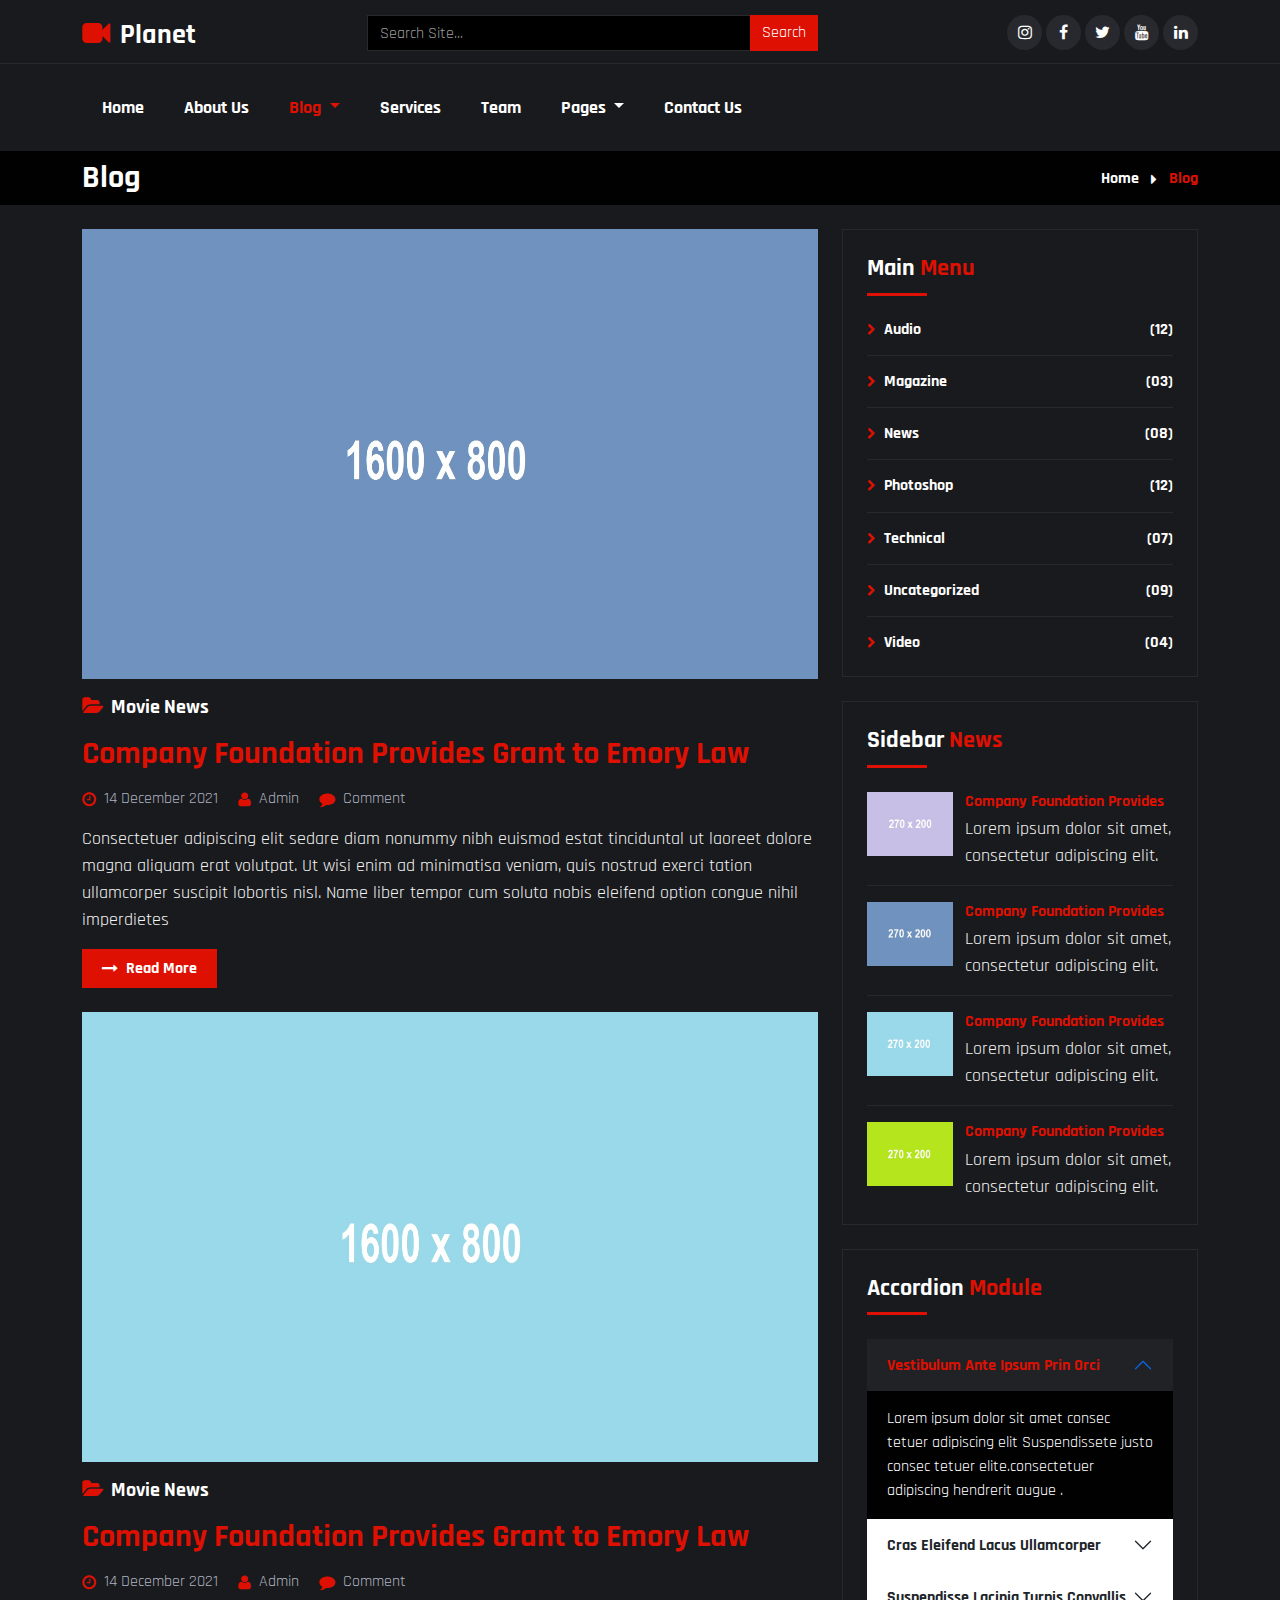
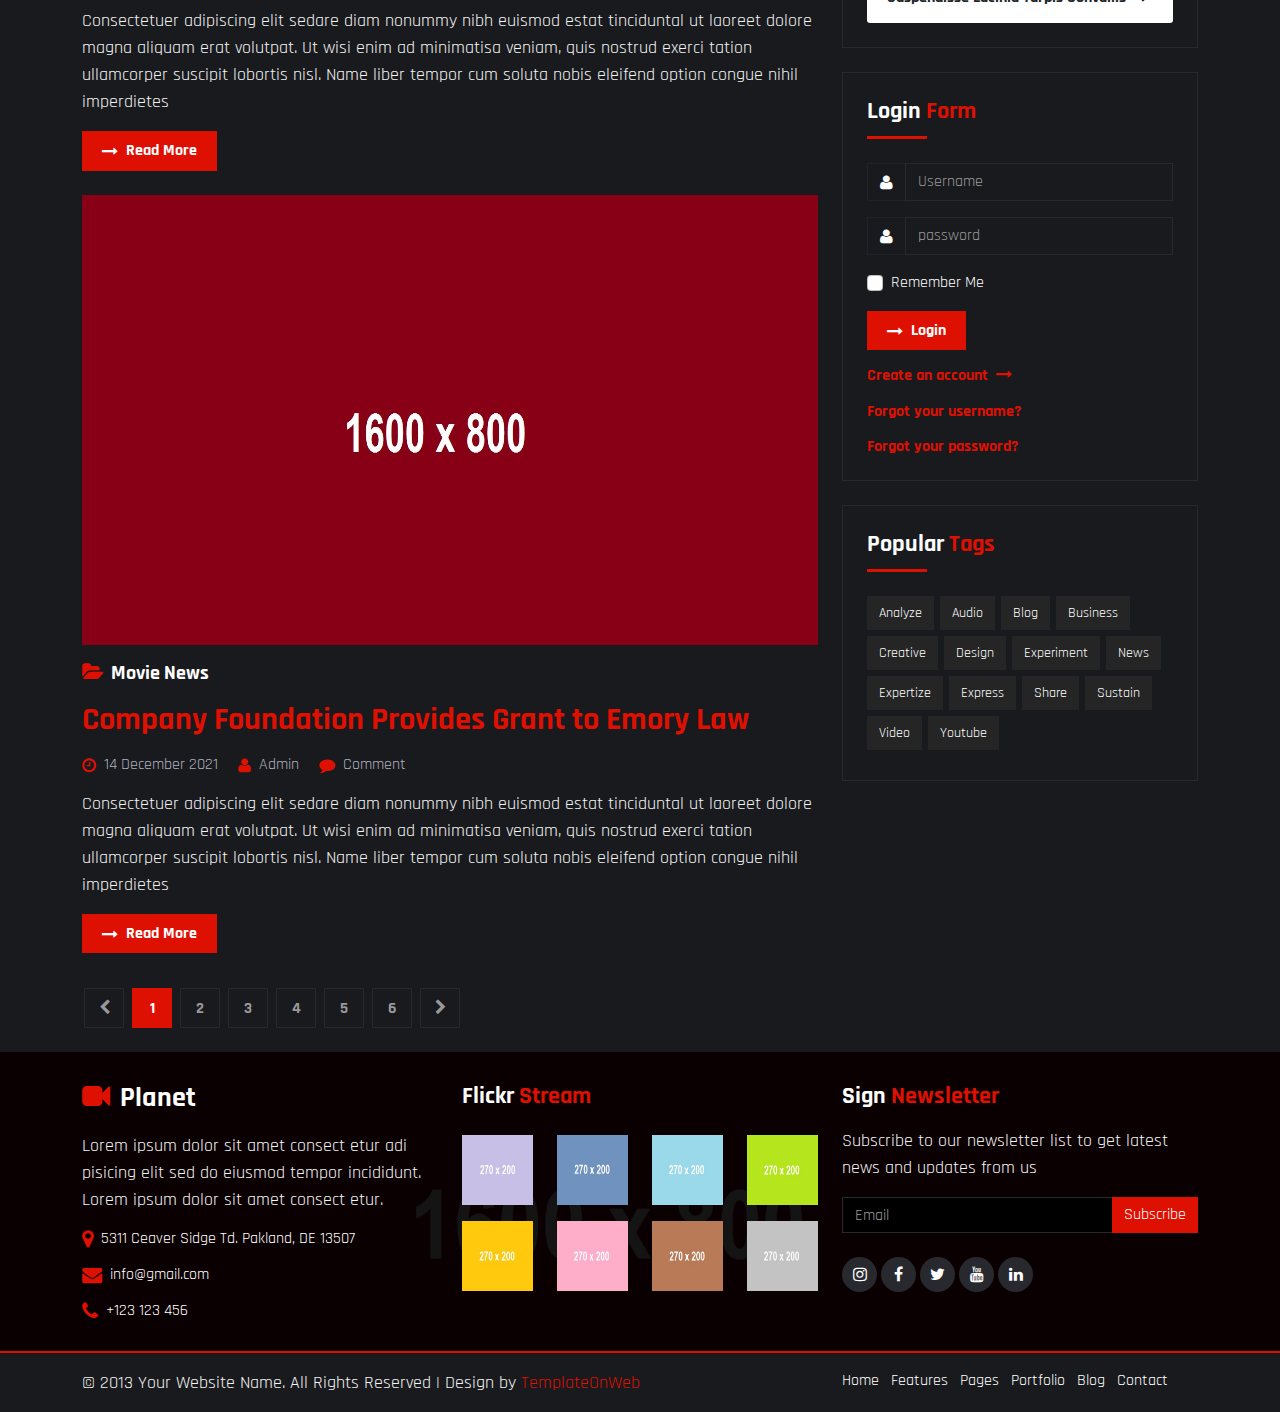
<file: blog.html>
<!DOCTYPE html>
<html lang="en">
<head>
	<meta charset="utf-8">
	<meta http-equiv="X-UA-Compatible" content="IE=edge">
	<meta name="viewport" content="width=device-width, initial-scale=1">
	<title>Planet</title>
	<link href="css/bootstrap.min.css" rel="stylesheet" >
	<link href="css/font-awesome.min.css" rel="stylesheet" >
	<link href="css/global.css" rel="stylesheet">
	<link href="css/blog.css" rel="stylesheet">
	<link href="https://fonts.googleapis.com/css2?family=Rajdhani&display=swap" rel="stylesheet">
	<script src="js/bootstrap.bundle.min.js"></script>

</head>
<body>

<section id="top">
<div class="container">
 <div class="row top_1">
  <div class="col-md-3">
   <div class="top_1l pt-1">
    <h3 class="mb-0"><a class="text-white" href="index.html"><i class="fa fa-video-camera col_red me-1"></i> Planet</a></h3>
   </div>
  </div>
  <div class="col-md-5">
   <div class="top_1m">
    <div class="input-group">
				<input type="text" class="form-control bg-black" placeholder="Search Site...">
				<span class="input-group-btn">
					<button class="btn btn text-white bg_red rounded-0 border-0" type="button">
						 Search</button>
				</span>
		</div>
   </div>
  </div>
  <div class="col-md-4">
   <div class="top_1r text-end">
     <ul class="social-network social-circle mb-0">
			<li><a href="#" class="icoRss" title="Rss"><i class="fa fa-instagram"></i></a></li>
			<li><a href="#" class="icoFacebook" title="Facebook"><i class="fa fa-facebook"></i></a></li>
			<li><a href="#" class="icoTwitter" title="Twitter"><i class="fa fa-twitter"></i></a></li>
			<li><a href="#" class="icoGoogle" title="Google +"><i class="fa fa-youtube"></i></a></li>
			<li><a href="#" class="icoLinkedin" title="Linkedin"><i class="fa fa-linkedin"></i></a></li>
		</ul>
   </div>
  </div>
 </div>
</div>
</section>

<section id="header">
<nav class="navbar navbar-expand-md navbar-light" id="navbar_sticky">
  <div class="container">
    <a class="navbar-brand text-white fw-bold" href="index.html"><i class="fa fa-video-camera col_red me-1"></i> Planet</a>
    <button class="navbar-toggler" type="button" data-bs-toggle="collapse" data-bs-target="#navbarSupportedContent" aria-controls="navbarSupportedContent" aria-expanded="false" aria-label="Toggle navigation">
      <span class="navbar-toggler-icon"></span>
    </button>
    <div class="collapse navbar-collapse" id="navbarSupportedContent">
      <ul class="navbar-nav mb-0">
        <li class="nav-item">
          <a class="nav-link" aria-current="page" href="index.html">Home</a>
        </li>
		<li class="nav-item">
          <a class="nav-link" href="about.html">About Us</a>
        </li>
        <li class="nav-item dropdown">
          <a class="nav-link dropdown-toggle active" href="#" id="navbarDropdown" role="button" data-bs-toggle="dropdown" aria-expanded="false">
            Blog
          </a>
          <ul class="dropdown-menu drop_1" aria-labelledby="navbarDropdown">
            <li><a class="dropdown-item" href="blog.html">Blog</a></li>
            <li><a class="dropdown-item border-0" href="blog_detail.html">Blog Detail</a></li>
          </ul>
        </li>
		<li class="nav-item">
          <a class="nav-link" href="services.html">Services</a>
        </li>
		<li class="nav-item">
          <a class="nav-link" href="team.html">Team</a>
        </li>
		<li class="nav-item dropdown">
          <a class="nav-link dropdown-toggle" href="#" id="navbarDropdown" role="button" data-bs-toggle="dropdown" aria-expanded="false">
            Pages
          </a>
          <ul class="dropdown-menu drop_1" aria-labelledby="navbarDropdown">
            <li><a class="dropdown-item" href="about.html">About Us</a></li>
            <li><a class="dropdown-item" href="services.html">Services</a></li>
			<li><a class="dropdown-item" href="team.html">Team</a></li>
            <li><a class="dropdown-item border-0" href="contact.html">Contact</a></li>
          </ul>
        </li>
		
		<li class="nav-item">
          <a class="nav-link" href="contact.html">Contact Us</a>
        </li>
      </ul>
    </div>
  </div>
</nav>
</section>

<section id="center" class="center_o pt-2 pb-2">
 <div class="container-xl">
  <div class="row center_o1">
   <div class="col-md-5">
     <div class="center_o1l">
	  <h2 class="mb-0">Blog</h2>
	 </div>
   </div>
   <div class="col-md-7">
     <div class="center_o1r text-end">
	  <h6 class="mb-0 col_red"><a href="#">Home</a> <span class="me-2 ms-2 text-light"><i class="fa fa-caret-right align-middle"></i></span> Blog</h6>
	 </div>
   </div>
  </div>
 </div>
</section>

<section id="blog" class="pt-4 pb-4 bg_grey">
 <div class="container-xl">
  <div class="row blog_1">
   <div class="col-md-8">
    <div class="blog_1l">
	 <div class="blog_1l1">
	   <div class="popular_2i1lm position-relative clearfix">
		   <div class="popular_2i1lm1 clearfix">
		      <div class="grid">
		  <figure class="effect-jazz mb-0">
			<a href="blog_detail.html"><img src="img/2.jpg" height="450" class="w-100" alt="img25"></a>
		  </figure>
	  </div>
		   </div>
		   <div class="popular_2i1lm2 position-absolute top-0 w-100 text-center clearfix">
		    <ul>
			 <li class="d-inline-block"><a href="blog_detail.html"><i class="fa fa-link col_red"></i></a></li>
			 <li class="d-inline-block"><a href="blog_detail.html"><i class="fa fa-search col_red"></i></a></li>
			</ul>
		   </div>
		  </div>
	   <div class="blog_1l1i mt-3">
	    <h5><i class="fa fa-folder-open col_red me-1"></i> Movie News</h5>
		<h2 class="mt-3"><a class="col_red" href="blog_detail.html">Company Foundation Provides  Grant to Emory Law	</a></h2>
		<h6 class="fw-normal mt-3 col_light">
		<span><i class="fa fa-clock-o me-1 align-middle col_red"></i> 14 December 2021</span>
		<span class="ms-3"><i class="fa fa-user me-1 align-middle col_red"></i> Admin</span>
		<span class="ms-3"><i class="fa fa-comment me-1 align-middle col_red"></i> Comment</span>
		</h6>
		<p class="mt-3">Consectetuer adipiscing elit sedare diam nonummy nibh euismod estat tinciduntal ut laoreet dolore magna aliquam erat volutpat. Ut wisi enim ad minimatisa veniam, quis nostrud exerci tation ullamcorper suscipit lobortis nisl. Name liber tempor cum soluta nobis eleifend option congue nihil imperdietes</p>
		<h6 class="mt-3 mb-0"><a class="button" href="blog_detail.html"><i class="fa fa-long-arrow-right align-middle me-1"></i> Read More</a></h6>
	   </div>
	 </div>
	 <div class="blog_1l1 mt-4">
	   <div class="popular_2i1lm position-relative clearfix">
		   <div class="popular_2i1lm1 clearfix">
		      <div class="grid">
		  <figure class="effect-jazz mb-0">
			<a href="blog_detail.html"><img src="img/1.jpg" height="450" class="w-100" alt="img25"></a>
		  </figure>
	  </div>
		   </div>
		   <div class="popular_2i1lm2 position-absolute top-0 w-100 text-center clearfix">
		    <ul>
			 <li class="d-inline-block"><a href="blog_detail.html"><i class="fa fa-link col_red"></i></a></li>
			 <li class="d-inline-block"><a href="blog_detail.html"><i class="fa fa-search col_red"></i></a></li>
			</ul>
		   </div>
		  </div>
	   <div class="blog_1l1i mt-3">
	    <h5><i class="fa fa-folder-open col_red me-1"></i> Movie News</h5>
		<h2 class="mt-3"><a class="col_red" href="blog_detail.html">Company Foundation Provides  Grant to Emory Law	</a></h2>
		<h6 class="fw-normal mt-3 col_light">
		<span><i class="fa fa-clock-o me-1 align-middle col_red"></i> 14 December 2021</span>
		<span class="ms-3"><i class="fa fa-user me-1 align-middle col_red"></i> Admin</span>
		<span class="ms-3"><i class="fa fa-comment me-1 align-middle col_red"></i> Comment</span>
		</h6>
		<p class="mt-3">Consectetuer adipiscing elit sedare diam nonummy nibh euismod estat tinciduntal ut laoreet dolore magna aliquam erat volutpat. Ut wisi enim ad minimatisa veniam, quis nostrud exerci tation ullamcorper suscipit lobortis nisl. Name liber tempor cum soluta nobis eleifend option congue nihil imperdietes</p>
		<h6 class="mt-3 mb-0"><a class="button" href="blog_detail.html"><i class="fa fa-long-arrow-right align-middle me-1"></i> Read More</a></h6>
	   </div>
	 </div>
	 <div class="blog_1l1 mt-4">
	   <div class="popular_2i1lm position-relative clearfix">
		   <div class="popular_2i1lm1 clearfix">
		      <div class="grid">
		  <figure class="effect-jazz mb-0">
			<a href="blog_detail.html"><img src="img/3.jpg" height="450" class="w-100" alt="img25"></a>
		  </figure>
	  </div>
		   </div>
		   <div class="popular_2i1lm2 position-absolute top-0 w-100 text-center clearfix">
		    <ul>
			 <li class="d-inline-block"><a href="blog_detail.html"><i class="fa fa-link col_red"></i></a></li>
			 <li class="d-inline-block"><a href="blog_detail.html"><i class="fa fa-search col_red"></i></a></li>
			</ul>
		   </div>
		  </div>
	   <div class="blog_1l1i mt-3">
	    <h5><i class="fa fa-folder-open col_red me-1"></i> Movie News</h5>
		<h2 class="mt-3"><a class="col_red" href="blog_detail.html">Company Foundation Provides  Grant to Emory Law	</a></h2>
		<h6 class="fw-normal mt-3 col_light">
		<span><i class="fa fa-clock-o me-1 align-middle col_red"></i> 14 December 2021</span>
		<span class="ms-3"><i class="fa fa-user me-1 align-middle col_red"></i> Admin</span>
		<span class="ms-3"><i class="fa fa-comment me-1 align-middle col_red"></i> Comment</span>
		</h6>
		<p class="mt-3">Consectetuer adipiscing elit sedare diam nonummy nibh euismod estat tinciduntal ut laoreet dolore magna aliquam erat volutpat. Ut wisi enim ad minimatisa veniam, quis nostrud exerci tation ullamcorper suscipit lobortis nisl. Name liber tempor cum soluta nobis eleifend option congue nihil imperdietes</p>
		<h6 class="mt-3 mb-0"><a class="button" href="blog_detail.html"><i class="fa fa-long-arrow-right align-middle me-1"></i> Read More</a></h6>
	   </div>
	 </div>
	 <div class="pages">
		 <div class="col-md-12">
		   <ul class="mb-0">
			<li><a href="blog_detail.html"><i class="fa fa-chevron-left"></i></a></li>
			<li><a class="act" href="blog_detail.html">1</a></li>
			<li><a href="blog_detail.html">2</a></li>
			<li><a href="blog_detail.html">3</a></li>
			<li><a href="blog_detail.html">4</a></li>
			<li><a href="blog_detail.html">5</a></li>
			<li><a href="blog_detail.html">6</a></li>
			<li><a href="blog_detail.html"><i class="fa fa-chevron-right"></i></a></li>
		   </ul>
		 </div>
	 </div>
	</div>
   </div>   
   <div class="col-md-4">
    <div class="blog_1r">
	  <div class="blog_1r1 p-4">
	   <h4>Main <span class="col_red">Menu</span></h4>
	   <hr class="line mb-4">
	   <h6><a href="blog_detail.html"><i class="fa fa-chevron-right me-1 col_red font_12"></i> Audio <span class="pull-right">(12)</span></a></h6>
		<hr>
		<h6><a href="blog_detail.html"><i class="fa fa-chevron-right me-1 col_red font_12"></i> Magazine <span class="pull-right">(03)</span></a></h6>
		<hr>
		<h6><a href="blog_detail.html"><i class="fa fa-chevron-right me-1 col_red font_12"></i> News <span class="pull-right">(08)</span></a></h6>
		<hr>
		<h6><a href="blog_detail.html"><i class="fa fa-chevron-right me-1 col_red font_12"></i> Photoshop <span class="pull-right">(12)</span></a></h6>
		<hr>
		<h6><a href="blog_detail.html"><i class="fa fa-chevron-right me-1 col_red font_12"></i> Technical <span class="pull-right">(07)</span></a></h6>
		<hr>
		<h6><a href="blog_detail.html"><i class="fa fa-chevron-right me-1 col_red font_12"></i> Uncategorized <span class="pull-right">(09)</span></a></h6>
		<hr>
		<h6 class="mb-0"><a href="blog_detail.html"><i class="fa fa-chevron-right me-1 col_red font_12"></i> Video <span class="pull-right">(04)</span></a></h6>
	  </div>
	  <div class="blog_1r1 p-4 mt-4">
	   <h4>Sidebar  <span class="col_red">News</span></h4>
	   <hr class="line mb-4">
	   <div class="blog_1r1i row">
	    <div class="col-md-4 col-4">
		 <div class="blog_1r1il">
		   <div class="grid clearfix">
				  <figure class="effect-jazz mb-0">
					<a href="blog_detail.html"><img src="img/4.jpg"  class="w-100" alt="abc"></a>
				  </figure>
			  </div>
		 </div>
		</div>
		<div class="col-md-8 ps-0 col-8">
		 <div class="blog_1r1ir">
		   <h6 class="mb-1"><a class="col_red" href="blog_detail.html">Company Foundation Provides</a></h6>
		   <p class="mb-0">Lorem ipsum dolor sit amet, consectetur adipiscing elit. </p>
		 </div>
		</div>
	   </div><hr>
	   <div class="blog_1r1i row">
	    <div class="col-md-4 col-4">
		 <div class="blog_1r1il">
		   <div class="grid clearfix">
				  <figure class="effect-jazz mb-0">
					<a href="blog_detail.html"><img src="img/5.jpg"  class="w-100" alt="abc"></a>
				  </figure>
			  </div>
		 </div>
		</div>
		<div class="col-md-8 ps-0 col-8">
		 <div class="blog_1r1ir">
		   <h6 class="mb-1"><a class="col_red" href="blog_detail.html">Company Foundation Provides</a></h6>
		   <p class="mb-0">Lorem ipsum dolor sit amet, consectetur adipiscing elit. </p>
		 </div>
		</div>
	   </div><hr>
	   <div class="blog_1r1i row">
	    <div class="col-md-4 col-4">
		 <div class="blog_1r1il">
		   <div class="grid clearfix">
				  <figure class="effect-jazz mb-0">
					<a href="blog_detail.html"><img src="img/6.jpg"  class="w-100" alt="abc"></a>
				  </figure>
			  </div>
		 </div>
		</div>
		<div class="col-md-8 ps-0 col-8">
		 <div class="blog_1r1ir">
		   <h6 class="mb-1"><a class="col_red" href="blog_detail.html">Company Foundation Provides</a></h6>
		   <p class="mb-0">Lorem ipsum dolor sit amet, consectetur adipiscing elit. </p>
		 </div>
		</div>
	   </div><hr>
	   <div class="blog_1r1i row">
	    <div class="col-md-4 col-4">
		 <div class="blog_1r1il">
		   <div class="grid clearfix">
				  <figure class="effect-jazz mb-0">
					<a href="blog_detail.html"><img src="img/7.jpg"  class="w-100" alt="abc"></a>
				  </figure>
			  </div>
		 </div>
		</div>
		<div class="col-md-8 ps-0 col-8">
		 <div class="blog_1r1ir">
		   <h6 class="mb-1"><a class="col_red" href="blog_detail.html">Company Foundation Provides</a></h6>
		   <p class="mb-0">Lorem ipsum dolor sit amet, consectetur adipiscing elit. </p>
		 </div>
		</div>
	   </div>
	  </div>
	  <div class="blog_1r1 p-4 mt-4">
	   <h4>Accordion  <span class="col_red">Module</span></h4>
	   <hr class="line mb-4">
	   <div class="accordion" id="accordionExample">
  <div class="accordion-item">
   <h2 class="accordion-header" id="headingOne">
     <button class="accordion-button" type="button" data-bs-toggle="collapse" data-bs-target="#collapseOne" aria-expanded="true" aria-controls="collapseOne">
       Vestibulum Ante Ipsum Prin Orci
     </button>
   </h2>
   <div id="collapseOne" class="accordion-collapse collapse show" aria-labelledby="headingOne" data-bs-parent="#accordionExample">
     <div class="accordion-body">
      Lorem ipsum dolor sit amet consec tetuer adipiscing elit Suspendissete justo consec tetuer elite.consectetuer adipiscing hendrerit augue .
     </div>
   </div>
  </div>
   
  <div class="accordion-item">
   <h2 class="accordion-header" id="headingTwo">
     <button class="accordion-button collapsed" type="button" data-bs-toggle="collapse" data-bs-target="#collapseTwo" aria-expanded="false" aria-controls="collapseTwo">
      Cras Eleifend Lacus Ullamcorper
     </button>
   </h2>
   <div id="collapseTwo" class="accordion-collapse collapse" aria-labelledby="headingTwo" data-bs-parent="#accordionExample">
     <div class="accordion-body">
       Lorem ipsum dolor sit amet consec tetuer adipiscing elit Suspendissete justo consec tetuer elite.consectetuer adipiscing hendrerit augue .
     </div>
   </div>
 </div>
  
  <div class="accordion-item">
   <h2 class="accordion-header" id="headingThree">
     <button class="accordion-button collapsed" type="button" data-bs-toggle="collapse" data-bs-target="#collapseThree" aria-expanded="false" aria-controls="collapseThree">
      Suspendisse Lacinia Turpis Convallis
     </button>
   </h2>
   <div id="collapseThree" class="accordion-collapse collapse" aria-labelledby="headingThree" data-bs-parent="#accordionExample">
     <div class="accordion-body">
       Lorem ipsum dolor sit amet consec tetuer adipiscing elit Suspendissete justo consec tetuer elite.consectetuer adipiscing hendrerit augue .
     </div>
   </div>
 </div>
</div>
	  </div>
	  <div class="blog_1r1 p-4 mt-4">
	   <h4>Login   <span class="col_red">Form</span></h4>
	   <hr class="line mb-4">
	   <div class="input-group input-group-merge">
	   <div class="input-group-text bg-transparent text-white border-right-0" data-password="false">
            <span class="fa fa-user"></span>
        </div>
        <input type="username" id="username" class="form-control bg-transparent" placeholder="Username">
        
    </div>
	<div class="input-group input-group-merge mt-3">
	   <div class="input-group-text bg-transparent text-white border-right-0" data-password="false">
            <span class="fa fa-user"></span>
        </div>
        <input type="password" id="username" class="form-control bg-transparent" placeholder="password">
        
    </div>
	<div class="form-check mt-3">
            <input type="checkbox" class="form-check-input" id="checkmeout0">
            <label class="form-check-label" for="checkmeout0">Remember Me</label>
        </div>
		<h6 class="mt-3"><a class="button" href="blog_detail.html"><i class="fa fa-long-arrow-right align-middle me-1"></i> Login</a></h6>
		<h6 class="mt-3"><a class="col_red" href="blog_detail.html">Create an account <i class="fa fa-long-arrow-right ms-1"></i></a></h6>
		<h6 class="mt-3"><a class="col_red" href="blog_detail.html">Forgot your username? </a></h6>
		<h6 class="mt-3 mb-0"><a class="col_red" href="blog_detail.html">Forgot your password? </a></h6>
	  </div>
	  <div class="blog_1r1 p-4 mt-4">
	   <h4>Popular   <span class="col_red">Tags</span></h4>
	   <hr class="line mb-4">
	   <ul class="mb-0">
	    <li class="d-inline-block"><a class="d-block" href="blog_detail.html">Analyze</a></li>
		<li class="d-inline-block"><a class="d-block" href="blog_detail.html">Audio</a></li>
		<li class="d-inline-block"><a class="d-block" href="blog_detail.html">Blog</a></li>
		<li class="d-inline-block"><a class="d-block" href="blog_detail.html">Business</a></li>
		<li class="d-inline-block"><a class="d-block" href="blog_detail.html">Creative</a></li>
		<li class="d-inline-block"><a class="d-block" href="blog_detail.html">Design</a></li>
		<li class="d-inline-block"><a class="d-block" href="blog_detail.html">Experiment</a></li>
		<li class="d-inline-block"><a class="d-block" href="blog_detail.html">News</a></li>
		<li class="d-inline-block"><a class="d-block" href="blog_detail.html">Expertize</a></li>
		<li class="d-inline-block"><a class="d-block" href="blog_detail.html">Express</a></li>
		<li class="d-inline-block"><a class="d-block" href="blog_detail.html">Share</a></li>
		<li class="d-inline-block"><a class="d-block" href="blog_detail.html">Sustain</a></li>
		<li class="d-inline-block"><a class="d-block" href="blog_detail.html">Video</a></li>
		<li class="d-inline-block"><a class="d-block" href="blog_detail.html">Youtube</a></li>
	   </ul>
	  </div>
	</div>
   </div>
  </div>
 </div>
</section>

<section id="footer">
<div class="footer_m clearfix">
 <div class="container">
   <div class="row footer_1">
    <div class="col-md-4">
	 <div class="footer_1i">
	   <h3><a class="text-white" href="index.html"><i class="fa fa-video-camera col_red me-1"></i> Planet</a></h3>
	   <p class="mt-3">Lorem ipsum dolor sit amet consect etur adi pisicing elit sed do eiusmod tempor incididunt. Lorem ipsum dolor sit amet consect etur. </p>
	   <h6 class="fw-normal"><i class="fa fa-map-marker fs-5 align-middle col_red me-1"></i> 5311 Ceaver Sidge Td.
Pakland, DE 13507</h6>
        <h6 class="fw-normal mt-3"><i class="fa fa-envelope fs-5 align-middle col_red me-1"></i> info@gmail.com</h6>
		<h6 class="fw-normal mt-3 mb-0"><i class="fa fa-phone fs-5 align-middle col_red me-1"></i>  +123 123 456</h6>
	 </div>
	</div>
	<div class="col-md-4">
	 <div class="footer_1i">
	  <h4>Flickr <span class="col_red">Stream</span></h4>
      <div class="footer_1i1 row mt-4">
	   <div class="col-md-3 col-3">
	    <div class="footer_1i1i">
		  <div class="grid clearfix">
				  <figure class="effect-jazz mb-0">
					<a href="#"><img src="img/4.jpg" height="70" class="w-100" alt="abc"></a>
				  </figure>
			  </div>
		</div>
	   </div>
	   <div class="col-md-3 col-3">
	    <div class="footer_1i1i">
		  <div class="grid clearfix">
				  <figure class="effect-jazz mb-0">
					<a href="#"><img src="img/5.jpg" height="70" class="w-100" alt="abc"></a>
				  </figure>
			  </div>
		</div>
	   </div>
	   <div class="col-md-3 col-3">
	    <div class="footer_1i1i">
		  <div class="grid clearfix">
				  <figure class="effect-jazz mb-0">
					<a href="#"><img src="img/6.jpg" height="70" class="w-100" alt="abc"></a>
				  </figure>
			  </div>
		</div>
	   </div>
	   <div class="col-md-3 col-3">
	    <div class="footer_1i1i">
		  <div class="grid clearfix">
				  <figure class="effect-jazz mb-0">
					<a href="#"><img src="img/7.jpg" height="70" class="w-100" alt="abc"></a>
				  </figure>
			  </div>
		</div>
	   </div>
	  </div>
	  <div class="footer_1i1 row mt-3">
	   <div class="col-md-3 col-3">
	    <div class="footer_1i1i">
		  <div class="grid clearfix">
				  <figure class="effect-jazz mb-0">
					<a href="#"><img src="img/8.jpg" height="70" class="w-100" alt="abc"></a>
				  </figure>
			  </div>
		</div>
	   </div>
	   <div class="col-md-3 col-3">
	    <div class="footer_1i1i">
		  <div class="grid clearfix">
				  <figure class="effect-jazz mb-0">
					<a href="#"><img src="img/9.jpg" height="70" class="w-100" alt="abc"></a>
				  </figure>
			  </div>
		</div>
	   </div>
	   <div class="col-md-3 col-3">
	    <div class="footer_1i1i">
		  <div class="grid clearfix">
				  <figure class="effect-jazz mb-0">
					<a href="#"><img src="img/10.jpg" height="70" class="w-100" alt="abc"></a>
				  </figure>
			  </div>
		</div>
	   </div>
	   <div class="col-md-3 col-3">
	    <div class="footer_1i1i">
		  <div class="grid clearfix">
				  <figure class="effect-jazz mb-0">
					<a href="#"><img src="img/11.jpg" height="70" class="w-100" alt="abc"></a>
				  </figure>
			  </div>
		</div>
	   </div>
	  </div>
	 </div>
	</div>
	<div class="col-md-4">
	 <div class="footer_1i">
	  <h4>Sign  <span class="col_red">Newsletter</span></h4>
      <p class="mt-3">Subscribe to our newsletter list to get latest news and updates from us</p>
	  <div class="input-group">
				<input type="text" class="form-control bg-black" placeholder="Email">
				<span class="input-group-btn">
					<button class="btn btn text-white bg_red rounded-0 border-0" type="button">
						 Subscribe</button>
				</span>
		</div>
		<ul class="social-network social-circle mb-0 mt-4">
			<li><a href="#" class="icoRss" title="Rss"><i class="fa fa-instagram"></i></a></li>
			<li><a href="#" class="icoFacebook" title="Facebook"><i class="fa fa-facebook"></i></a></li>
			<li><a href="#" class="icoTwitter" title="Twitter"><i class="fa fa-twitter"></i></a></li>
			<li><a href="#" class="icoGoogle" title="Google +"><i class="fa fa-youtube"></i></a></li>
			<li><a href="#" class="icoLinkedin" title="Linkedin"><i class="fa fa-linkedin"></i></a></li>
		</ul>
	 </div>
	</div>
   </div>
</div>
</div>
</section>

<section id="footer_b" class="pt-3 pb-3 bg_grey">
<div class="container">
   <div class="row footer_1">
     <div class="col-md-8">
	  <div class="footer_1l">
	   <p class="mb-0">© 2013 Your Website Name. All Rights Reserved | Design by <a class="col_red" href="http://www.templateonweb.com">TemplateOnWeb</a></p>
	  </div>
	 </div>
	 <div class="col-md-4">
	  <div class="footer_1r">
	   <ul class="mb-0">
	    <li class="d-inline-block me-2"><a href="#">Home</a></li>
		<li class="d-inline-block me-2"><a href="#">Features</a></li>
		<li class="d-inline-block me-2"><a href="#">Pages</a></li>
		<li class="d-inline-block me-2"><a href="#">Portfolio</a></li>
		<li class="d-inline-block me-2"><a href="#">Blog</a></li>
		<li class="d-inline-block"><a href="#">Contact</a></li>
	   </ul>
	  </div>
	 </div>
   </div>
</div>
</section>

<script>
window.onscroll = function() {myFunction()};

var navbar_sticky = document.getElementById("navbar_sticky");
var sticky = navbar_sticky.offsetTop;
var navbar_height = document.querySelector('.navbar').offsetHeight;

function myFunction() {
  if (window.pageYOffset >= sticky + navbar_height) {
    navbar_sticky.classList.add("sticky")
	document.body.style.paddingTop = navbar_height + 'px';
  } else {
    navbar_sticky.classList.remove("sticky");
	document.body.style.paddingTop = '0'
  }
}
</script>

</body>

</html>
</file>
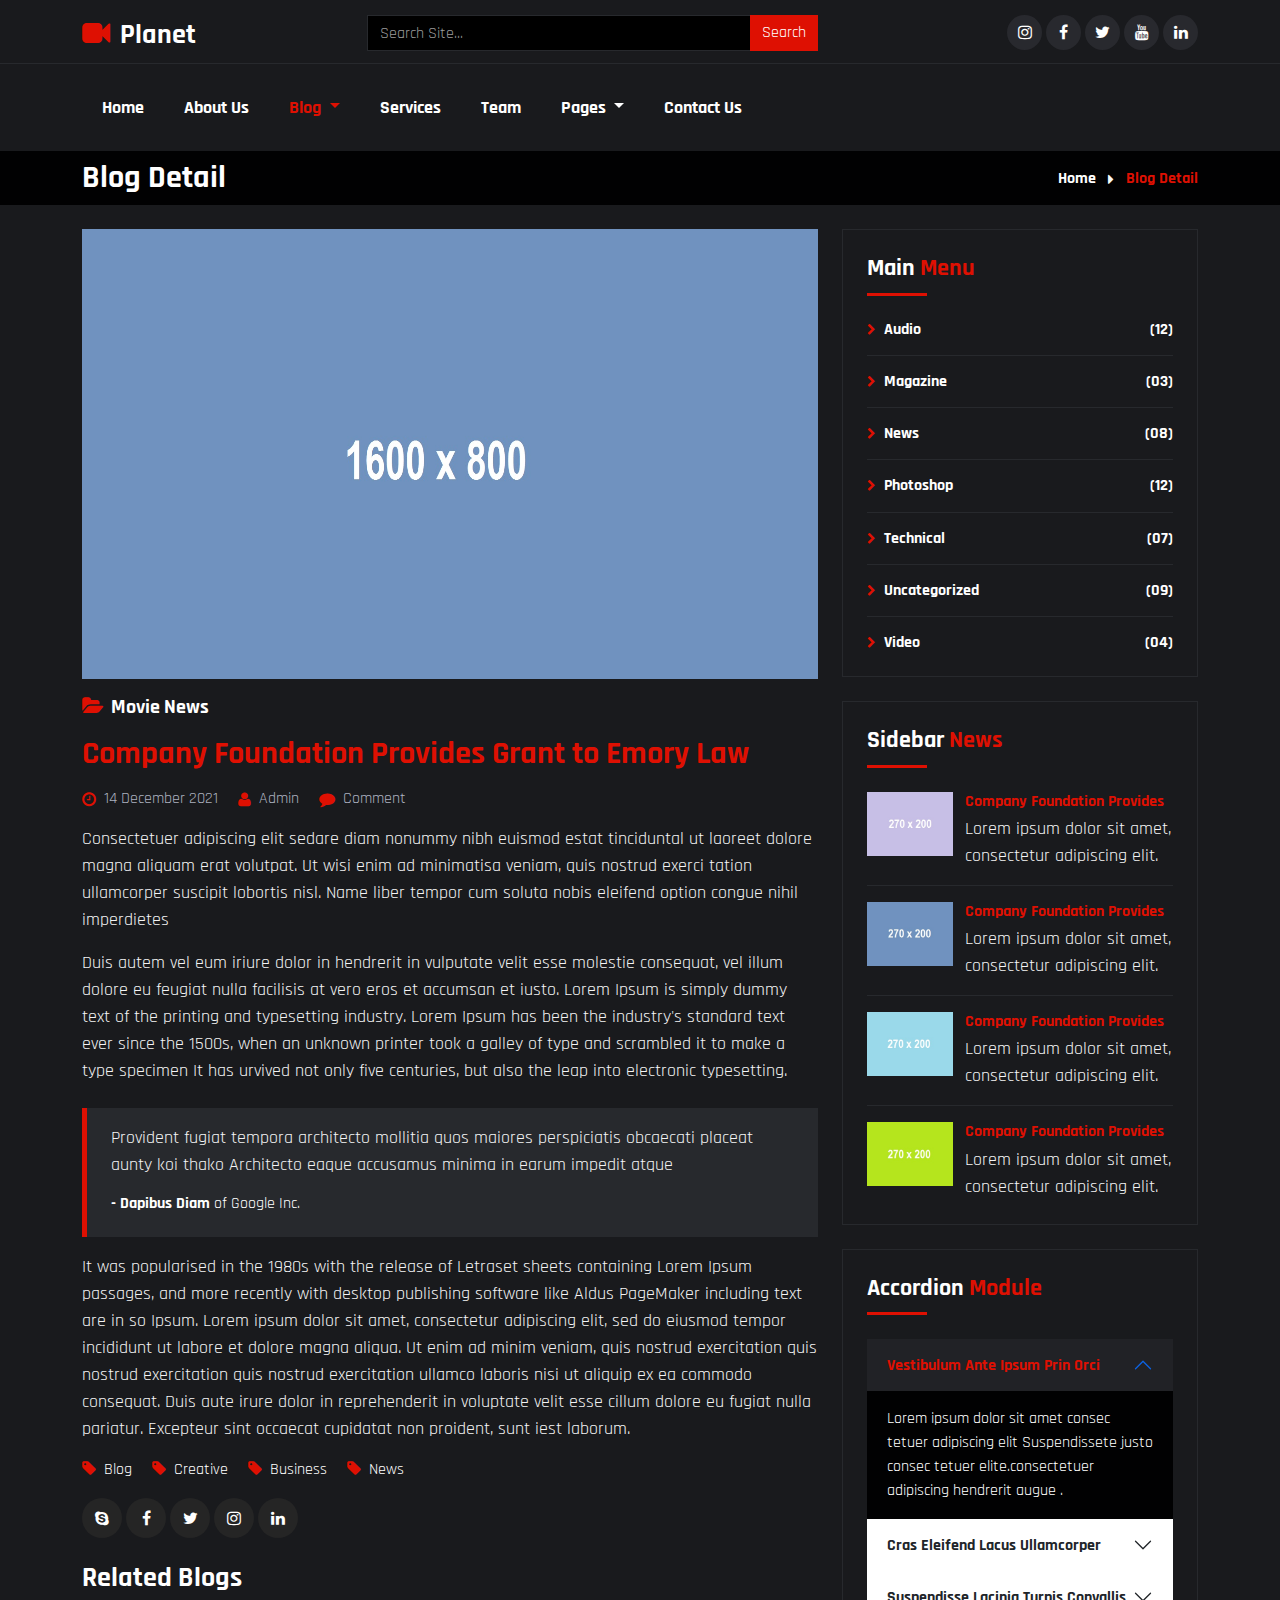
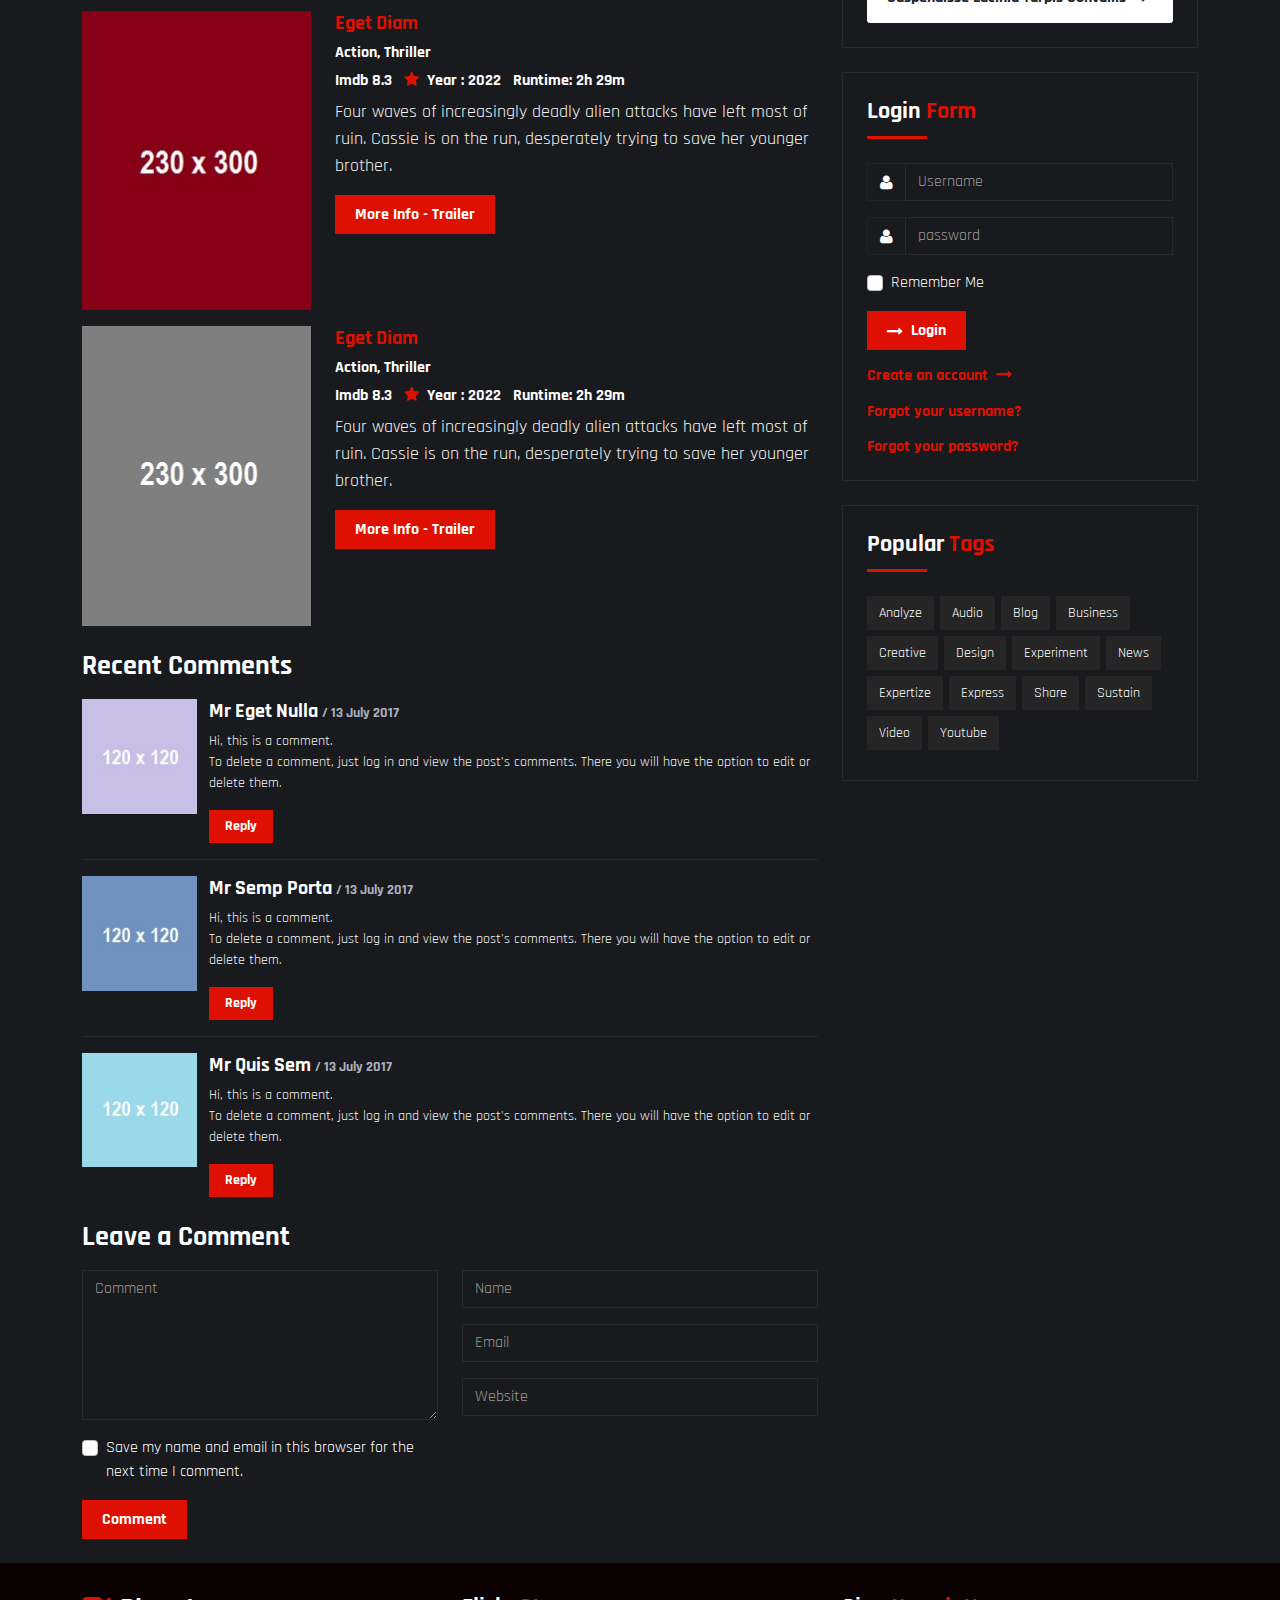
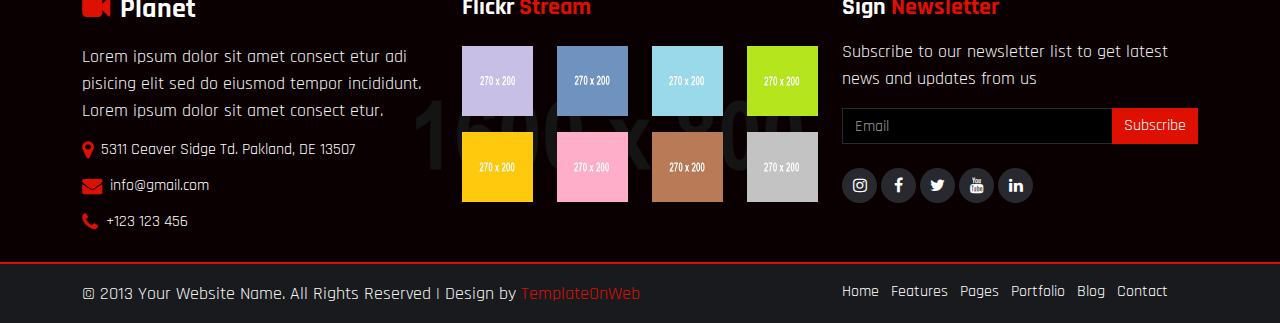
<file: blog_detail.html>
<!DOCTYPE html>
<html lang="en">
<head>
	<meta charset="utf-8">
	<meta http-equiv="X-UA-Compatible" content="IE=edge">
	<meta name="viewport" content="width=device-width, initial-scale=1">
	<title>Planet</title>
	<link href="css/bootstrap.min.css" rel="stylesheet" >
	<link href="css/font-awesome.min.css" rel="stylesheet" >
	<link href="css/global.css" rel="stylesheet">
	<link href="css/blog.css" rel="stylesheet">
	<link href="https://fonts.googleapis.com/css2?family=Rajdhani&display=swap" rel="stylesheet">
	<script src="js/bootstrap.bundle.min.js"></script>

</head>
<body>

<section id="top">
<div class="container">
 <div class="row top_1">
  <div class="col-md-3">
   <div class="top_1l pt-1">
    <h3 class="mb-0"><a class="text-white" href="index.html"><i class="fa fa-video-camera col_red me-1"></i> Planet</a></h3>
   </div>
  </div>
  <div class="col-md-5">
   <div class="top_1m">
    <div class="input-group">
				<input type="text" class="form-control bg-black" placeholder="Search Site...">
				<span class="input-group-btn">
					<button class="btn btn text-white bg_red rounded-0 border-0" type="button">
						 Search</button>
				</span>
		</div>
   </div>
  </div>
  <div class="col-md-4">
   <div class="top_1r text-end">
     <ul class="social-network social-circle mb-0">
			<li><a href="#" class="icoRss" title="Rss"><i class="fa fa-instagram"></i></a></li>
			<li><a href="#" class="icoFacebook" title="Facebook"><i class="fa fa-facebook"></i></a></li>
			<li><a href="#" class="icoTwitter" title="Twitter"><i class="fa fa-twitter"></i></a></li>
			<li><a href="#" class="icoGoogle" title="Google +"><i class="fa fa-youtube"></i></a></li>
			<li><a href="#" class="icoLinkedin" title="Linkedin"><i class="fa fa-linkedin"></i></a></li>
		</ul>
   </div>
  </div>
 </div>
</div>
</section>

<section id="header">
<nav class="navbar navbar-expand-md navbar-light" id="navbar_sticky">
  <div class="container">
    <a class="navbar-brand text-white fw-bold" href="index.html"><i class="fa fa-video-camera col_red me-1"></i> Planet</a>
    <button class="navbar-toggler" type="button" data-bs-toggle="collapse" data-bs-target="#navbarSupportedContent" aria-controls="navbarSupportedContent" aria-expanded="false" aria-label="Toggle navigation">
      <span class="navbar-toggler-icon"></span>
    </button>
    <div class="collapse navbar-collapse" id="navbarSupportedContent">
      <ul class="navbar-nav mb-0">
        <li class="nav-item">
          <a class="nav-link" aria-current="page" href="index.html">Home</a>
        </li>
		<li class="nav-item">
          <a class="nav-link" href="about.html">About Us</a>
        </li>
        <li class="nav-item dropdown">
          <a class="nav-link dropdown-toggle active" href="#" id="navbarDropdown" role="button" data-bs-toggle="dropdown" aria-expanded="false">
            Blog
          </a>
          <ul class="dropdown-menu drop_1" aria-labelledby="navbarDropdown">
            <li><a class="dropdown-item" href="blog.html">Blog</a></li>
            <li><a class="dropdown-item border-0" href="blog_detail.html">Blog Detail</a></li>
          </ul>
        </li>
		<li class="nav-item">
          <a class="nav-link" href="services.html">Services</a>
        </li>
		<li class="nav-item">
          <a class="nav-link" href="team.html">Team</a>
        </li>
		<li class="nav-item dropdown">
          <a class="nav-link dropdown-toggle" href="#" id="navbarDropdown" role="button" data-bs-toggle="dropdown" aria-expanded="false">
            Pages
          </a>
          <ul class="dropdown-menu drop_1" aria-labelledby="navbarDropdown">
            <li><a class="dropdown-item" href="about.html">About Us</a></li>
            <li><a class="dropdown-item" href="services.html">Services</a></li>
			<li><a class="dropdown-item" href="team.html">Team</a></li>
            <li><a class="dropdown-item border-0" href="contact.html">Contact</a></li>
          </ul>
        </li>
		
		<li class="nav-item">
          <a class="nav-link" href="contact.html">Contact Us</a>
        </li>
      </ul>
    </div>
  </div>
</nav>
</section>

<section id="center" class="center_o pt-2 pb-2">
 <div class="container-xl">
  <div class="row center_o1">
   <div class="col-md-5">
     <div class="center_o1l">
	  <h2 class="mb-0">Blog Detail</h2>
	 </div>
   </div>
   <div class="col-md-7">
     <div class="center_o1r text-end">
	  <h6 class="mb-0 col_red"><a href="#">Home</a> <span class="me-2 ms-2 text-light"><i class="fa fa-caret-right align-middle"></i></span> Blog Detail</h6>
	 </div>
   </div>
  </div>
 </div>
</section>

<section id="blog" class="pt-4 pb-4 bg_grey">
 <div class="container-xl">
  <div class="row blog_1">
   <div class="col-md-8">
    <div class="blog_1l">
	 <div class="blog_1l1">
	   <div class="popular_2i1lm position-relative clearfix">
		   <div class="popular_2i1lm1 clearfix">
		      <div class="grid">
		  <figure class="effect-jazz mb-0">
			<a href="#"><img src="img/2.jpg" height="450" class="w-100" alt="img25"></a>
		  </figure>
	  </div>
		   </div>
		   <div class="popular_2i1lm2 position-absolute top-0 w-100 text-center clearfix">
		    <ul>
			 <li class="d-inline-block"><a href="#"><i class="fa fa-link col_red"></i></a></li>
			 <li class="d-inline-block"><a href="#"><i class="fa fa-search col_red"></i></a></li>
			</ul>
		   </div>
		  </div>
	   <div class="blog_1l1i mt-3">
	    <h5><i class="fa fa-folder-open col_red me-1"></i> Movie News</h5>
		<h2 class="mt-3"><a class="col_red" href="#">Company Foundation Provides  Grant to Emory Law	</a></h2>
		<h6 class="fw-normal mt-3 col_light">
		<span><i class="fa fa-clock-o me-1 align-middle col_red"></i> 14 December 2021</span>
		<span class="ms-3"><i class="fa fa-user me-1 align-middle col_red"></i> Admin</span>
		<span class="ms-3"><i class="fa fa-comment me-1 align-middle col_red"></i> Comment</span>
		</h6>
		<p class="mt-3">Consectetuer adipiscing elit sedare diam nonummy nibh euismod estat tinciduntal ut laoreet dolore magna aliquam erat volutpat. Ut wisi enim ad minimatisa veniam, quis nostrud exerci tation ullamcorper suscipit lobortis nisl. Name liber tempor cum soluta nobis eleifend option congue nihil imperdietes</p>
	   </div>
	 </div>
	 <div class="blog_1l2">
	  <p>Duis autem vel eum iriure dolor in hendrerit in vulputate velit esse molestie consequat, vel illum dolore eu feugiat nulla facilisis at vero eros et accumsan et iusto. Lorem Ipsum is simply dummy text of the printing and typesetting industry. Lorem Ipsum has been the industry's standard text ever since the 1500s, when an unknown printer took a galley of type and scrambled it to make a type specimen It has urvived not only five centuries, but also the leap into electronic typesetting.</p>
	  <blockquote class="blockquote bg_dark p-4 pt-3 mt-4">
									<p>Provident fugiat tempora architecto mollitia quos maiores perspiciatis obcaecati placeat aunty koi thako Architecto eaque accusamus minima in earum impedit atque</p>
									<h6 class="fw-normal mb-0"><strong>- Dapibus Diam </strong>of Google Inc.</h6>
								</blockquote>
	  <p>It was popularised in the 1980s with the release of Letraset sheets containing Lorem Ipsum passages, and more recently with desktop publishing software like Aldus PageMaker including text are in so Ipsum. Lorem ipsum dolor sit amet, consectetur adipiscing elit, sed do eiusmod tempor incididunt ut labore et dolore magna aliqua. Ut enim ad minim veniam, quis nostrud exercitation quis nostrud exercitation quis nostrud exercitation ullamco laboris nisi ut aliquip ex ea commodo consequat. Duis aute irure dolor in reprehenderit in voluptate velit esse cillum dolore eu fugiat nulla pariatur. Excepteur sint occaecat cupidatat non proident, sunt iest laborum.</p>
	  <ul>
		  <li class="d-inline-block me-3"><a href="#"><i class="fa fa-tag me-1 col_red"></i> Blog</a></li>
		  <li class="d-inline-block me-3"><a href="#"><i class="fa fa-tag me-1 col_red"></i> Creative</a></li>
		  <li class="d-inline-block me-3"><a href="#"><i class="fa fa-tag me-1 col_red"></i> Business</a></li>
		  <li class="d-inline-block"><a href="#"><i class="fa fa-tag me-1 col_red"></i> News</a></li>
		 </ul>	
		 <ul class="social-network social-circle mb-0 mt-3">
					<li><a href="#" class="icoRss" title="Rss"><i class="fa fa-skype"></i></a></li>
					<li><a href="#" class="icoFacebook" title="Facebook"><i class="fa fa-facebook"></i></a></li>
					<li><a href="#" class="icoTwitter" title="Twitter"><i class="fa fa-twitter"></i></a></li>
					<li><a href="#" class="icoGoogle" title="Google +"><i class="fa fa-instagram"></i></a></li>
					<li><a href="#" class="icoLinkedin" title="Linkedin"><i class="fa fa-linkedin"></i></a></li>
				</ul>					
	 </div>
	 <div class="blog_1l3 mt-4">
	  <h3>Related Blogs</h3>
	 </div>
	 <div class="blog_1l4 mt-3">
	  <div class="popular_2i1 row">
		 <div class="col-md-4 col-4">
		  <div class="popular_2i1lm position-relative clearfix">
		   <div class="popular_2i1lm1 clearfix">
		      <div class="grid">
		  <figure class="effect-jazz mb-0">
			<a href="#"><img src="img/32.jpg" class="w-100" alt="img25"></a>
		  </figure>
	  </div>
		   </div>
		   <div class="popular_2i1lm2 position-absolute top-0 w-100 text-center clearfix">
		    <ul>
			 <li class="d-inline-block"><a href="#"><i class="fa fa-link col_red"></i></a></li>
			 <li class="d-inline-block"><a href="#"><i class="fa fa-search col_red"></i></a></li>
			</ul>
		   </div>
		  </div>
		 </div>
		 <div class="col-md-8 col-8">
		  <div class="popular_2i1r">
		   <h5><a class="col_red" href="#">Eget Diam</a></h5>
		   <h6>Action, Thriller</h6>
		   <h6> Imdb 8.3  <span class="ms-2"><i class="fa fa-star col_red me-1"></i></span> Year : 2022 <span class="ms-2">Runtime: 2h 29m</span></h6>
		   <p>Four waves of increasingly deadly alien attacks have left most of  ruin. Cassie is on the run, desperately trying to save her younger brother.</p>
		   <h6 class="mb-0"><a class="button" href="#"> More Info - Trailer</a></h6>
		  </div>
		 </div>
		</div>
		<div class="popular_2i1 mt-3 row">
		 <div class="col-md-4 col-4">
		  <div class="popular_2i1lm position-relative clearfix">
		   <div class="popular_2i1lm1 clearfix">
		      <div class="grid">
		  <figure class="effect-jazz mb-0">
			<a href="#"><img src="img/33.jpg" class="w-100" alt="img25"></a>
		  </figure>
	  </div>
		   </div>
		   <div class="popular_2i1lm2 position-absolute top-0 w-100 text-center clearfix">
		    <ul>
			 <li class="d-inline-block"><a href="#"><i class="fa fa-link col_red"></i></a></li>
			 <li class="d-inline-block"><a href="#"><i class="fa fa-search col_red"></i></a></li>
			</ul>
		   </div>
		  </div>
		 </div>
		 <div class="col-md-8 col-8">
		  <div class="popular_2i1r">
		   <h5><a class="col_red" href="#">Eget Diam</a></h5>
		   <h6>Action, Thriller</h6>
		   <h6> Imdb 8.3  <span class="ms-2"><i class="fa fa-star col_red me-1"></i></span> Year : 2022 <span class="ms-2">Runtime: 2h 29m</span></h6>
		   <p>Four waves of increasingly deadly alien attacks have left most of  ruin. Cassie is on the run, desperately trying to save her younger brother.</p>
		   <h6 class="mb-0"><a class="button" href="#"> More Info - Trailer</a></h6>
		  </div>
		 </div>
		</div>
	 </div>
	 <div class="blog_1l3 mt-4">
	  <h3>Recent Comments</h3>
	 </div>
	 <div class="blog_1l5 mt-3">
	   <div class="blog_1l5i row">
	    <div class="col-md-2 col-2 pe-0">
		 <div class="blog_1l5il">
		  <img src="img/34.jpg" class="w-100" alt="abc">
		 </div>
		</div>
		<div class="col-md-10 col-10">
		 <div class="blog_1l5ir">
		  <h5><a href="#">Mr Eget Nulla</a> <span class="font_14 col_light">/ 13 July 2017</span></h5>
		  <p class="font_14">Hi, this is a comment.<br>
To delete a comment, just log in and view the post's comments. There you will have the option to edit or delete them.</p>
<h6 class="font_14 mb-0 mt-3"><a class="button p-3 pt-2 pb-2" href="#"> Reply</a></h6>
		 </div> 
		</div>
	   </div><hr>
	   <div class="blog_1l5i row">
	    <div class="col-md-2 col-2 pe-0">
		 <div class="blog_1l5il">
		  <img src="img/35.jpg" class="w-100" alt="abc">
		 </div>
		</div>
		<div class="col-md-10 col-10">
		 <div class="blog_1l5ir">
		  <h5><a href="#">Mr Semp Porta</a> <span class="font_14 col_light">/ 13 July 2017</span></h5>
		  <p class="font_14">Hi, this is a comment.<br>
To delete a comment, just log in and view the post's comments. There you will have the option to edit or delete them.</p>
<h6 class="font_14 mb-0 mt-3"><a class="button p-3 pt-2 pb-2" href="#"> Reply</a></h6>
		 </div> 
		</div>
	   </div><hr>
	   <div class="blog_1l5i row">
	    <div class="col-md-2 col-2 pe-0">
		 <div class="blog_1l5il">
		  <img src="img/36.jpg" class="w-100" alt="abc">
		 </div>
		</div>
		<div class="col-md-10 col-10">
		 <div class="blog_1l5ir">
		  <h5><a href="#">Mr Quis Sem</a> <span class="font_14 col_light">/ 13 July 2017</span></h5>
		  <p class="font_14">Hi, this is a comment.<br>
To delete a comment, just log in and view the post's comments. There you will have the option to edit or delete them.</p>
<h6 class="font_14 mb-0 mt-3"><a class="button p-3 pt-2 pb-2" href="#"> Reply</a></h6>
		 </div> 
		</div>
	   </div>
	 </div>
	 <div class="blog_1l3 mt-4">
	  <h3>Leave a  Comment</h3>
	 </div>
	 <div class="blog_1l6 mt-3">
	   <div class="blog_1dt5 row mt-3">
	   <div class="col-md-6">
	    <div class="blog_1dt5l">
		  <textarea placeholder="Comment" class="form-control form_text"></textarea>
		  <div class="form-check mt-3">
        <input type="checkbox" class="form-check-input" id="customCheck1">
        <label class="form-check-label" for="customCheck1">Save my name and email in this browser for the next time I comment.</label>
    </div>
	    <h6 class="mt-3 mb-0"><a class="button" href="#"> Comment</a></h6>
		</div>
	   </div>
	   <div class="col-md-6">
	    <div class="blog_1dt5l">
		  <input class="form-control" placeholder="Name" type="text">
		  <input class="form-control mt-3" placeholder="Email" type="text">
		  <input class="form-control mt-3" placeholder="Website" type="text">
		</div>
	   </div>
	  </div>
	 </div>
	</div>
   </div>   
   <div class="col-md-4">
    <div class="blog_1r">
	  <div class="blog_1r1 p-4">
	   <h4>Main <span class="col_red">Menu</span></h4>
	   <hr class="line mb-4">
	   <h6><a href="blog_detail.html"><i class="fa fa-chevron-right me-1 col_red font_12"></i> Audio <span class="pull-right">(12)</span></a></h6>
		<hr>
		<h6><a href="blog_detail.html"><i class="fa fa-chevron-right me-1 col_red font_12"></i> Magazine <span class="pull-right">(03)</span></a></h6>
		<hr>
		<h6><a href="blog_detail.html"><i class="fa fa-chevron-right me-1 col_red font_12"></i> News <span class="pull-right">(08)</span></a></h6>
		<hr>
		<h6><a href="blog_detail.html"><i class="fa fa-chevron-right me-1 col_red font_12"></i> Photoshop <span class="pull-right">(12)</span></a></h6>
		<hr>
		<h6><a href="blog_detail.html"><i class="fa fa-chevron-right me-1 col_red font_12"></i> Technical <span class="pull-right">(07)</span></a></h6>
		<hr>
		<h6><a href="blog_detail.html"><i class="fa fa-chevron-right me-1 col_red font_12"></i> Uncategorized <span class="pull-right">(09)</span></a></h6>
		<hr>
		<h6 class="mb-0"><a href="blog_detail.html"><i class="fa fa-chevron-right me-1 col_red font_12"></i> Video <span class="pull-right">(04)</span></a></h6>
	  </div>
	  <div class="blog_1r1 p-4 mt-4">
	   <h4>Sidebar  <span class="col_red">News</span></h4>
	   <hr class="line mb-4">
	   <div class="blog_1r1i row">
	    <div class="col-md-4 col-4">
		 <div class="blog_1r1il">
		   <div class="grid clearfix">
				  <figure class="effect-jazz mb-0">
					<a href="blog_detail.html"><img src="img/4.jpg"  class="w-100" alt="abc"></a>
				  </figure>
			  </div>
		 </div>
		</div>
		<div class="col-md-8 ps-0 col-8">
		 <div class="blog_1r1ir">
		   <h6 class="mb-1"><a class="col_red" href="blog_detail.html">Company Foundation Provides</a></h6>
		   <p class="mb-0">Lorem ipsum dolor sit amet, consectetur adipiscing elit. </p>
		 </div>
		</div>
	   </div><hr>
	   <div class="blog_1r1i row">
	    <div class="col-md-4 col-4">
		 <div class="blog_1r1il">
		   <div class="grid clearfix">
				  <figure class="effect-jazz mb-0">
					<a href="blog_detail.html"><img src="img/5.jpg"  class="w-100" alt="abc"></a>
				  </figure>
			  </div>
		 </div>
		</div>
		<div class="col-md-8 ps-0 col-8">
		 <div class="blog_1r1ir">
		   <h6 class="mb-1"><a class="col_red" href="blog_detail.html">Company Foundation Provides</a></h6>
		   <p class="mb-0">Lorem ipsum dolor sit amet, consectetur adipiscing elit. </p>
		 </div>
		</div>
	   </div><hr>
	   <div class="blog_1r1i row">
	    <div class="col-md-4 col-4">
		 <div class="blog_1r1il">
		   <div class="grid clearfix">
				  <figure class="effect-jazz mb-0">
					<a href="blog_detail.html"><img src="img/6.jpg"  class="w-100" alt="abc"></a>
				  </figure>
			  </div>
		 </div>
		</div>
		<div class="col-md-8 ps-0 col-8">
		 <div class="blog_1r1ir">
		   <h6 class="mb-1"><a class="col_red" href="blog_detail.html">Company Foundation Provides</a></h6>
		   <p class="mb-0">Lorem ipsum dolor sit amet, consectetur adipiscing elit. </p>
		 </div>
		</div>
	   </div><hr>
	   <div class="blog_1r1i row">
	    <div class="col-md-4 col-4">
		 <div class="blog_1r1il">
		   <div class="grid clearfix">
				  <figure class="effect-jazz mb-0">
					<a href="blog_detail.html"><img src="img/7.jpg"  class="w-100" alt="abc"></a>
				  </figure>
			  </div>
		 </div>
		</div>
		<div class="col-md-8 ps-0 col-8">
		 <div class="blog_1r1ir">
		   <h6 class="mb-1"><a class="col_red" href="blog_detail.html">Company Foundation Provides</a></h6>
		   <p class="mb-0">Lorem ipsum dolor sit amet, consectetur adipiscing elit. </p>
		 </div>
		</div>
	   </div>
	  </div>
	  <div class="blog_1r1 p-4 mt-4">
	   <h4>Accordion  <span class="col_red">Module</span></h4>
	   <hr class="line mb-4">
	   <div class="accordion" id="accordionExample">
  <div class="accordion-item">
   <h2 class="accordion-header" id="headingOne">
     <button class="accordion-button" type="button" data-bs-toggle="collapse" data-bs-target="#collapseOne" aria-expanded="true" aria-controls="collapseOne">
       Vestibulum Ante Ipsum Prin Orci
     </button>
   </h2>
   <div id="collapseOne" class="accordion-collapse collapse show" aria-labelledby="headingOne" data-bs-parent="#accordionExample">
     <div class="accordion-body">
      Lorem ipsum dolor sit amet consec tetuer adipiscing elit Suspendissete justo consec tetuer elite.consectetuer adipiscing hendrerit augue .
     </div>
   </div>
  </div>
   
  <div class="accordion-item">
   <h2 class="accordion-header" id="headingTwo">
     <button class="accordion-button collapsed" type="button" data-bs-toggle="collapse" data-bs-target="#collapseTwo" aria-expanded="false" aria-controls="collapseTwo">
      Cras Eleifend Lacus Ullamcorper
     </button>
   </h2>
   <div id="collapseTwo" class="accordion-collapse collapse" aria-labelledby="headingTwo" data-bs-parent="#accordionExample">
     <div class="accordion-body">
       Lorem ipsum dolor sit amet consec tetuer adipiscing elit Suspendissete justo consec tetuer elite.consectetuer adipiscing hendrerit augue .
     </div>
   </div>
 </div>
  
  <div class="accordion-item">
   <h2 class="accordion-header" id="headingThree">
     <button class="accordion-button collapsed" type="button" data-bs-toggle="collapse" data-bs-target="#collapseThree" aria-expanded="false" aria-controls="collapseThree">
      Suspendisse Lacinia Turpis Convallis
     </button>
   </h2>
   <div id="collapseThree" class="accordion-collapse collapse" aria-labelledby="headingThree" data-bs-parent="#accordionExample">
     <div class="accordion-body">
       Lorem ipsum dolor sit amet consec tetuer adipiscing elit Suspendissete justo consec tetuer elite.consectetuer adipiscing hendrerit augue .
     </div>
   </div>
 </div>
</div>
	  </div>
	  <div class="blog_1r1 p-4 mt-4">
	   <h4>Login   <span class="col_red">Form</span></h4>
	   <hr class="line mb-4">
	   <div class="input-group input-group-merge">
	   <div class="input-group-text bg-transparent text-white border-right-0" data-password="false">
            <span class="fa fa-user"></span>
        </div>
        <input type="username" id="username" class="form-control bg-transparent" placeholder="Username">
        
    </div>
	<div class="input-group input-group-merge mt-3">
	   <div class="input-group-text bg-transparent text-white border-right-0" data-password="false">
            <span class="fa fa-user"></span>
        </div>
        <input type="password" id="username" class="form-control bg-transparent" placeholder="password">
        
    </div>
	<div class="form-check mt-3">
            <input type="checkbox" class="form-check-input" id="checkmeout0">
            <label class="form-check-label" for="checkmeout0">Remember Me</label>
        </div>
		<h6 class="mt-3"><a class="button" href="blog_detail.html"><i class="fa fa-long-arrow-right align-middle me-1"></i> Login</a></h6>
		<h6 class="mt-3"><a class="col_red" href="blog_detail.html">Create an account <i class="fa fa-long-arrow-right ms-1"></i></a></h6>
		<h6 class="mt-3"><a class="col_red" href="blog_detail.html">Forgot your username? </a></h6>
		<h6 class="mt-3 mb-0"><a class="col_red" href="blog_detail.html">Forgot your password? </a></h6>
	  </div>
	  <div class="blog_1r1 p-4 mt-4">
	   <h4>Popular   <span class="col_red">Tags</span></h4>
	   <hr class="line mb-4">
	   <ul class="mb-0">
	    <li class="d-inline-block"><a class="d-block" href="blog_detail.html">Analyze</a></li>
		<li class="d-inline-block"><a class="d-block" href="blog_detail.html">Audio</a></li>
		<li class="d-inline-block"><a class="d-block" href="blog_detail.html">Blog</a></li>
		<li class="d-inline-block"><a class="d-block" href="blog_detail.html">Business</a></li>
		<li class="d-inline-block"><a class="d-block" href="blog_detail.html">Creative</a></li>
		<li class="d-inline-block"><a class="d-block" href="blog_detail.html">Design</a></li>
		<li class="d-inline-block"><a class="d-block" href="blog_detail.html">Experiment</a></li>
		<li class="d-inline-block"><a class="d-block" href="blog_detail.html">News</a></li>
		<li class="d-inline-block"><a class="d-block" href="blog_detail.html">Expertize</a></li>
		<li class="d-inline-block"><a class="d-block" href="blog_detail.html">Express</a></li>
		<li class="d-inline-block"><a class="d-block" href="blog_detail.html">Share</a></li>
		<li class="d-inline-block"><a class="d-block" href="blog_detail.html">Sustain</a></li>
		<li class="d-inline-block"><a class="d-block" href="blog_detail.html">Video</a></li>
		<li class="d-inline-block"><a class="d-block" href="blog_detail.html">Youtube</a></li>
	   </ul>
	  </div>
	</div>
   </div>
  </div>
 </div>
</section>

<section id="footer">
<div class="footer_m clearfix">
 <div class="container">
   <div class="row footer_1">
    <div class="col-md-4">
	 <div class="footer_1i">
	   <h3><a class="text-white" href="index.html"><i class="fa fa-video-camera col_red me-1"></i> Planet</a></h3>
	   <p class="mt-3">Lorem ipsum dolor sit amet consect etur adi pisicing elit sed do eiusmod tempor incididunt. Lorem ipsum dolor sit amet consect etur. </p>
	   <h6 class="fw-normal"><i class="fa fa-map-marker fs-5 align-middle col_red me-1"></i> 5311 Ceaver Sidge Td.
Pakland, DE 13507</h6>
        <h6 class="fw-normal mt-3"><i class="fa fa-envelope fs-5 align-middle col_red me-1"></i> info@gmail.com</h6>
		<h6 class="fw-normal mt-3 mb-0"><i class="fa fa-phone fs-5 align-middle col_red me-1"></i>  +123 123 456</h6>
	 </div>
	</div>
	<div class="col-md-4">
	 <div class="footer_1i">
	  <h4>Flickr <span class="col_red">Stream</span></h4>
      <div class="footer_1i1 row mt-4">
	   <div class="col-md-3 col-3">
	    <div class="footer_1i1i">
		  <div class="grid clearfix">
				  <figure class="effect-jazz mb-0">
					<a href="#"><img src="img/4.jpg" height="70" class="w-100" alt="abc"></a>
				  </figure>
			  </div>
		</div>
	   </div>
	   <div class="col-md-3 col-3">
	    <div class="footer_1i1i">
		  <div class="grid clearfix">
				  <figure class="effect-jazz mb-0">
					<a href="#"><img src="img/5.jpg" height="70" class="w-100" alt="abc"></a>
				  </figure>
			  </div>
		</div>
	   </div>
	   <div class="col-md-3 col-3">
	    <div class="footer_1i1i">
		  <div class="grid clearfix">
				  <figure class="effect-jazz mb-0">
					<a href="#"><img src="img/6.jpg" height="70" class="w-100" alt="abc"></a>
				  </figure>
			  </div>
		</div>
	   </div>
	   <div class="col-md-3 col-3">
	    <div class="footer_1i1i">
		  <div class="grid clearfix">
				  <figure class="effect-jazz mb-0">
					<a href="#"><img src="img/7.jpg" height="70" class="w-100" alt="abc"></a>
				  </figure>
			  </div>
		</div>
	   </div>
	  </div>
	  <div class="footer_1i1 row mt-3">
	   <div class="col-md-3 col-3">
	    <div class="footer_1i1i">
		  <div class="grid clearfix">
				  <figure class="effect-jazz mb-0">
					<a href="#"><img src="img/8.jpg" height="70" class="w-100" alt="abc"></a>
				  </figure>
			  </div>
		</div>
	   </div>
	   <div class="col-md-3 col-3">
	    <div class="footer_1i1i">
		  <div class="grid clearfix">
				  <figure class="effect-jazz mb-0">
					<a href="#"><img src="img/9.jpg" height="70" class="w-100" alt="abc"></a>
				  </figure>
			  </div>
		</div>
	   </div>
	   <div class="col-md-3 col-3">
	    <div class="footer_1i1i">
		  <div class="grid clearfix">
				  <figure class="effect-jazz mb-0">
					<a href="#"><img src="img/10.jpg" height="70" class="w-100" alt="abc"></a>
				  </figure>
			  </div>
		</div>
	   </div>
	   <div class="col-md-3 col-3">
	    <div class="footer_1i1i">
		  <div class="grid clearfix">
				  <figure class="effect-jazz mb-0">
					<a href="#"><img src="img/11.jpg" height="70" class="w-100" alt="abc"></a>
				  </figure>
			  </div>
		</div>
	   </div>
	  </div>
	 </div>
	</div>
	<div class="col-md-4">
	 <div class="footer_1i">
	  <h4>Sign  <span class="col_red">Newsletter</span></h4>
      <p class="mt-3">Subscribe to our newsletter list to get latest news and updates from us</p>
	  <div class="input-group">
				<input type="text" class="form-control bg-black" placeholder="Email">
				<span class="input-group-btn">
					<button class="btn btn text-white bg_red rounded-0 border-0" type="button">
						 Subscribe</button>
				</span>
		</div>
		<ul class="social-network social-circle mb-0 mt-4">
			<li><a href="#" class="icoRss" title="Rss"><i class="fa fa-instagram"></i></a></li>
			<li><a href="#" class="icoFacebook" title="Facebook"><i class="fa fa-facebook"></i></a></li>
			<li><a href="#" class="icoTwitter" title="Twitter"><i class="fa fa-twitter"></i></a></li>
			<li><a href="#" class="icoGoogle" title="Google +"><i class="fa fa-youtube"></i></a></li>
			<li><a href="#" class="icoLinkedin" title="Linkedin"><i class="fa fa-linkedin"></i></a></li>
		</ul>
	 </div>
	</div>
   </div>
</div>
</div>
</section>

<section id="footer_b" class="pt-3 pb-3 bg_grey">
<div class="container">
   <div class="row footer_1">
     <div class="col-md-8">
	  <div class="footer_1l">
	   <p class="mb-0">© 2013 Your Website Name. All Rights Reserved | Design by <a class="col_red" href="http://www.templateonweb.com">TemplateOnWeb</a></p>
	  </div>
	 </div>
	 <div class="col-md-4">
	  <div class="footer_1r">
	   <ul class="mb-0">
	    <li class="d-inline-block me-2"><a href="#">Home</a></li>
		<li class="d-inline-block me-2"><a href="#">Features</a></li>
		<li class="d-inline-block me-2"><a href="#">Pages</a></li>
		<li class="d-inline-block me-2"><a href="#">Portfolio</a></li>
		<li class="d-inline-block me-2"><a href="#">Blog</a></li>
		<li class="d-inline-block"><a href="#">Contact</a></li>
	   </ul>
	  </div>
	 </div>
   </div>
</div>
</section>

<script>
window.onscroll = function() {myFunction()};

var navbar_sticky = document.getElementById("navbar_sticky");
var sticky = navbar_sticky.offsetTop;
var navbar_height = document.querySelector('.navbar').offsetHeight;

function myFunction() {
  if (window.pageYOffset >= sticky + navbar_height) {
    navbar_sticky.classList.add("sticky")
	document.body.style.paddingTop = navbar_height + 'px';
  } else {
    navbar_sticky.classList.remove("sticky");
	document.body.style.paddingTop = '0'
  }
}
</script>

</body>

</html>
</file>
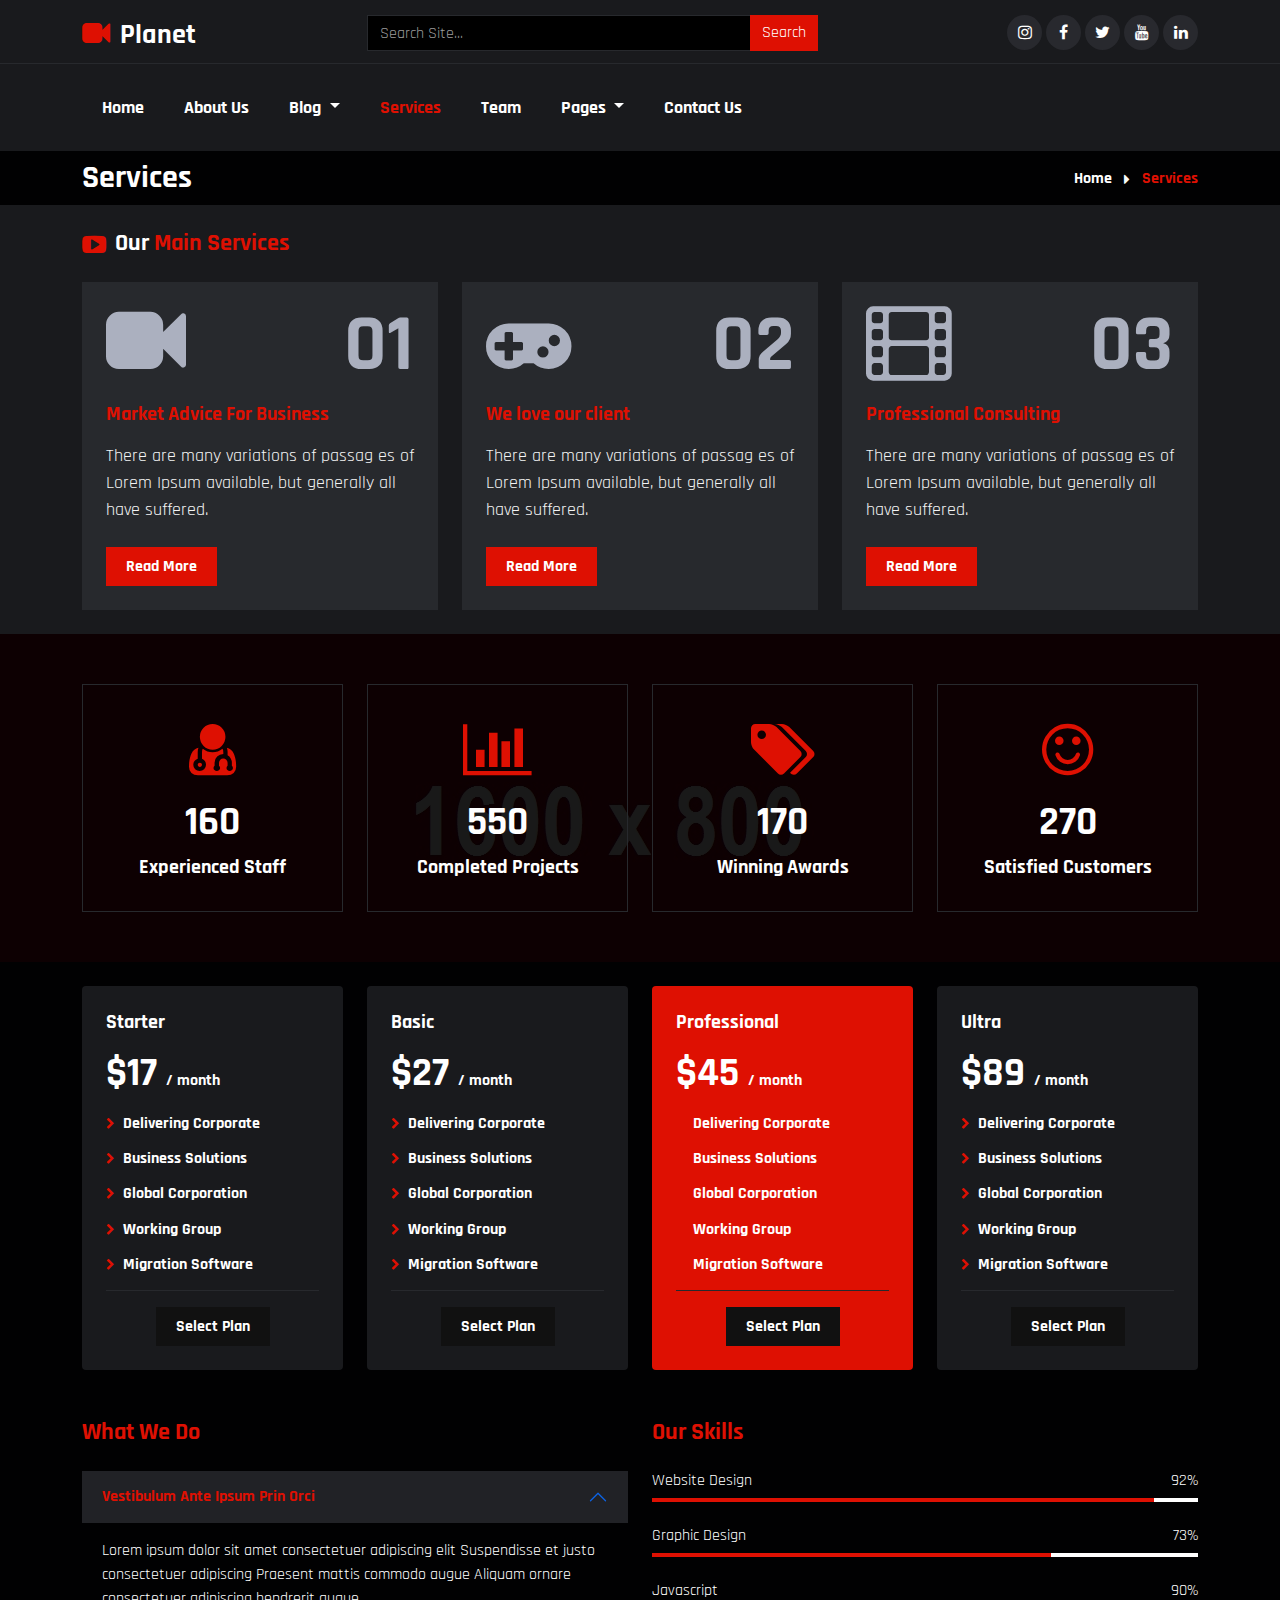
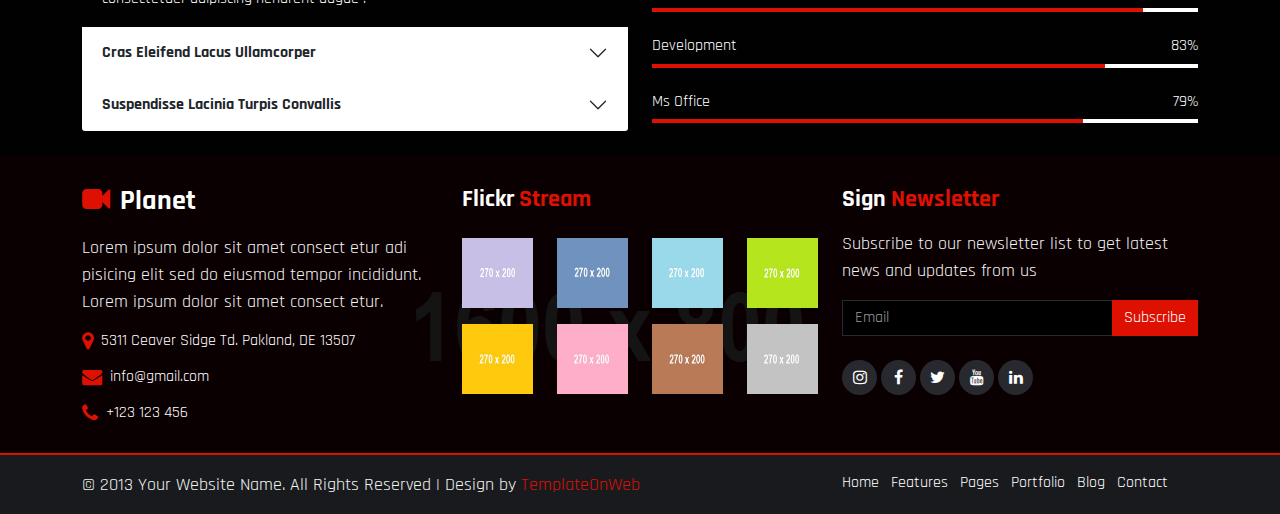
<file: services.html>
<!DOCTYPE html>
<html lang="en">
<head>
	<meta charset="utf-8">
	<meta http-equiv="X-UA-Compatible" content="IE=edge">
	<meta name="viewport" content="width=device-width, initial-scale=1">
	<title>Planet</title>
	<link href="css/bootstrap.min.css" rel="stylesheet" >
	<link href="css/font-awesome.min.css" rel="stylesheet" >
	<link href="css/global.css" rel="stylesheet">
	<link href="css/services.css" rel="stylesheet">
	<link href="https://fonts.googleapis.com/css2?family=Rajdhani&display=swap" rel="stylesheet">
	<script src="js/bootstrap.bundle.min.js"></script>

</head>
<body>

<section id="top">
<div class="container">
 <div class="row top_1">
  <div class="col-md-3">
   <div class="top_1l pt-1">
    <h3 class="mb-0"><a class="text-white" href="index.html"><i class="fa fa-video-camera col_red me-1"></i> Planet</a></h3>
   </div>
  </div>
  <div class="col-md-5">
   <div class="top_1m">
    <div class="input-group">
				<input type="text" class="form-control bg-black" placeholder="Search Site...">
				<span class="input-group-btn">
					<button class="btn btn text-white bg_red rounded-0 border-0" type="button">
						 Search</button>
				</span>
		</div>
   </div>
  </div>
  <div class="col-md-4">
   <div class="top_1r text-end">
     <ul class="social-network social-circle mb-0">
			<li><a href="#" class="icoRss" title="Rss"><i class="fa fa-instagram"></i></a></li>
			<li><a href="#" class="icoFacebook" title="Facebook"><i class="fa fa-facebook"></i></a></li>
			<li><a href="#" class="icoTwitter" title="Twitter"><i class="fa fa-twitter"></i></a></li>
			<li><a href="#" class="icoGoogle" title="Google +"><i class="fa fa-youtube"></i></a></li>
			<li><a href="#" class="icoLinkedin" title="Linkedin"><i class="fa fa-linkedin"></i></a></li>
		</ul>
   </div>
  </div>
 </div>
</div>
</section>

<section id="header">
<nav class="navbar navbar-expand-md navbar-light" id="navbar_sticky">
  <div class="container">
    <a class="navbar-brand text-white fw-bold" href="index.html"><i class="fa fa-video-camera col_red me-1"></i> Planet</a>
    <button class="navbar-toggler" type="button" data-bs-toggle="collapse" data-bs-target="#navbarSupportedContent" aria-controls="navbarSupportedContent" aria-expanded="false" aria-label="Toggle navigation">
      <span class="navbar-toggler-icon"></span>
    </button>
    <div class="collapse navbar-collapse" id="navbarSupportedContent">
      <ul class="navbar-nav mb-0">
        <li class="nav-item">
          <a class="nav-link" aria-current="page" href="index.html">Home</a>
        </li>
		<li class="nav-item">
          <a class="nav-link" href="about.html">About Us</a>
        </li>
        <li class="nav-item dropdown">
          <a class="nav-link dropdown-toggle" href="#" id="navbarDropdown" role="button" data-bs-toggle="dropdown" aria-expanded="false">
            Blog
          </a>
          <ul class="dropdown-menu drop_1" aria-labelledby="navbarDropdown">
            <li><a class="dropdown-item" href="blog.html">Blog</a></li>
            <li><a class="dropdown-item border-0" href="blog_detail.html">Blog Detail</a></li>
          </ul>
        </li>
		<li class="nav-item">
          <a class="nav-link active" href="services.html">Services</a>
        </li>
		<li class="nav-item">
          <a class="nav-link" href="team.html">Team</a>
        </li>
		<li class="nav-item dropdown">
          <a class="nav-link dropdown-toggle" href="#" id="navbarDropdown" role="button" data-bs-toggle="dropdown" aria-expanded="false">
            Pages
          </a>
          <ul class="dropdown-menu drop_1" aria-labelledby="navbarDropdown">
            <li><a class="dropdown-item" href="about.html">About Us</a></li>
            <li><a class="dropdown-item" href="services.html">Services</a></li>
			<li><a class="dropdown-item" href="team.html">Team</a></li>
            <li><a class="dropdown-item border-0" href="contact.html">Contact</a></li>
          </ul>
        </li>
		
		<li class="nav-item">
          <a class="nav-link" href="contact.html">Contact Us</a>
        </li>
      </ul>
    </div>
  </div>
</nav>
</section>

<section id="center" class="center_o pt-2 pb-2">
 <div class="container-xl">
  <div class="row center_o1">
   <div class="col-md-5">
     <div class="center_o1l">
	  <h2 class="mb-0">Services</h2>
	 </div>
   </div>
   <div class="col-md-7">
     <div class="center_o1r text-end">
	  <h6 class="mb-0 col_red"><a href="#">Home</a> <span class="me-2 ms-2 text-light"><i class="fa fa-caret-right align-middle"></i></span> Services</h6>
	 </div>
   </div>
  </div>
 </div>
</section>

<section id="serv_pg" class="pt-4 pb-4 bg_grey">
 <div class="container-xl">
  <div class="row trend_1">
  <div class="col-md-12">
   <h4 class="mb-0"><i class="fa fa-youtube-play align-middle col_red me-1"></i> Our    <span class="col_red">Main Services</span></h4>
  </div>
 </div>
  <div class="row serv_pg1 mt-4">
   <div class="col-md-4">
    <div class="serv_pg1i bg_dark p-4 pt-3">
	 <h1 class="col_light"><i class="fa fa-video-camera"></i> <span class="pull-right">01</span></h1>
	 <h5 class="col_red">Market Advice For Business</h5>
	 <p class="mt-3">There are many variations of passag es of Lorem Ipsum available, but generally all have suffered.</p>
	 <h6 class="mb-0 mt-4"><a class="button" href="#">Read More</a></h6>
	</div>
   </div>
   <div class="col-md-4">
    <div class="serv_pg1i bg_dark p-4 pt-3">
	 <h1 class="col_light"><i class="fa fa-gamepad"></i> <span class="pull-right">02</span></h1>
	 <h5 class="col_red">We love our client</h5>
	 <p class="mt-3">There are many variations of passag es of Lorem Ipsum available, but generally all have suffered.</p>
	 <h6 class="mb-0 mt-4"><a class="button" href="#">Read More</a></h6>
	</div>
   </div>
   <div class="col-md-4">
    <div class="serv_pg1i bg_dark p-4 pt-3">
	 <h1 class="col_light"><i class="fa fa-film"></i> <span class="pull-right">03</span></h1>
	 <h5 class="col_red">Professional Consulting</h5>
	 <p class="mt-3">There are many variations of passag es of Lorem Ipsum available, but generally all have suffered.</p>
	 <h6 class="mb-0 mt-4"><a class="button" href="#">Read More</a></h6>
	</div>
   </div>
  </div>
 </div>
</section>

<section id="spec">
 <div class="spec_m">
  <div class="container-xl">
  <div class="spec_1 row">
   <div class="col-md-3 col-6">
    <div class="spec_1i text-center p-4">
	 <span class="font_60 col_red"><i class="fa fa-user-md"></i></span>
	 <h1>160</h1>
	 <h5>Experienced Staff</h5>
	</div>
   </div>
   <div class="col-md-3 col-6">
    <div class="spec_1i text-center p-4">
	 <span class="font_60 col_red"><i class="fa fa-bar-chart"></i></span>
	 <h1>550</h1>
	 <h5>Completed Projects</h5>
	</div>
   </div>
   <div class="col-md-3 col-6">
    <div class="spec_1i text-center p-4">
	 <span class="font_60 col_red"><i class="fa fa-tags"></i></span>
	 <h1>170</h1>
	 <h5>Winning Awards</h5>
	</div>
   </div>
   <div class="col-md-3 col-6">
    <div class="spec_1i text-center p-4">
	 <span class="font_60 col_red"><i class="fa fa-smile-o"></i></span>
	 <h1>270</h1>
	 <h5>Satisfied Customers</h5>
	</div>
   </div>
  </div>
 </div>
 </div>
</section>

<section id="price" class="pt-4 pb-4">
 <div class="container-xl">
   <div class="row price_1">
     <div class="col-md-3">
	  <div class="price_1i bg_grey p-4 rounded">
	   <h5>Starter</h5>
	   <h1 class="mt-3">$17 <span class="fs-6">/ month</span></h1>
	   <h6 class="mt-3"><i class="fa fa-chevron-right font_12 me-1 col_red"></i> Delivering Corporate</h6>
	   <h6 class="mt-3"><i class="fa fa-chevron-right font_12 me-1 col_red"></i> Business Solutions</h6>
	   <h6 class="mt-3"><i class="fa fa-chevron-right font_12 me-1 col_red"></i> Global Corporation</h6>
	   <h6 class="mt-3"><i class="fa fa-chevron-right font_12 me-1 col_red"></i> Working Group</h6>
	   <h6 class="mt-3"><i class="fa fa-chevron-right font_12 me-1 col_red"></i> Migration Software</h6>
	   <hr>
	   <h6 class="mb-0 text-center"><a class="button" href="#">Select Plan</a></h6>
	   
	  </div>
	 </div>
	 <div class="col-md-3">
	  <div class="price_1i bg_grey p-4 rounded">
	   <h5>Basic</h5>
	   <h1 class="mt-3">$27 <span class="fs-6">/ month</span></h1>
	   <h6 class="mt-3"><i class="fa fa-chevron-right font_12 me-1 col_red"></i> Delivering Corporate</h6>
	   <h6 class="mt-3"><i class="fa fa-chevron-right font_12 me-1 col_red"></i> Business Solutions</h6>
	   <h6 class="mt-3"><i class="fa fa-chevron-right font_12 me-1 col_red"></i> Global Corporation</h6>
	   <h6 class="mt-3"><i class="fa fa-chevron-right font_12 me-1 col_red"></i> Working Group</h6>
	   <h6 class="mt-3"><i class="fa fa-chevron-right font_12 me-1 col_red"></i> Migration Software</h6>
	   <hr>
	   <h6 class="mb-0 text-center"><a class="button" href="#">Select Plan</a></h6>
	  </div>
	 </div>
	 <div class="col-md-3">
	  <div class="price_1i bg_red p-4 rounded">
	   <h5>Professional</h5>
	   <h1 class="mt-3">$45 <span class="fs-6">/ month</span></h1>
	   <h6 class="mt-3"><i class="fa fa-chevron-right font_12 me-1 col_red"></i> Delivering Corporate</h6>
	   <h6 class="mt-3"><i class="fa fa-chevron-right font_12 me-1 col_red"></i> Business Solutions</h6>
	   <h6 class="mt-3"><i class="fa fa-chevron-right font_12 me-1 col_red"></i> Global Corporation</h6>
	   <h6 class="mt-3"><i class="fa fa-chevron-right font_12 me-1 col_red"></i> Working Group</h6>
	   <h6 class="mt-3"><i class="fa fa-chevron-right font_12 me-1 col_red"></i> Migration Software</h6>
	   <hr>
	   <h6 class="mb-0 text-center"><a class="button" href="#">Select Plan</a></h6>
	   
	  </div>
	 </div>
	 <div class="col-md-3">
	  <div class="price_1i bg_grey p-4 rounded">
	   <h5>Ultra</h5>
	   <h1 class="mt-3">$89 <span class="fs-6">/ month</span></h1>
	   <h6 class="mt-3"><i class="fa fa-chevron-right font_12 me-1 col_red"></i> Delivering Corporate</h6>
	   <h6 class="mt-3"><i class="fa fa-chevron-right font_12 me-1 col_red"></i> Business Solutions</h6>
	   <h6 class="mt-3"><i class="fa fa-chevron-right font_12 me-1 col_red"></i> Global Corporation</h6>
	   <h6 class="mt-3"><i class="fa fa-chevron-right font_12 me-1 col_red"></i> Working Group</h6>
	   <h6 class="mt-3"><i class="fa fa-chevron-right font_12 me-1 col_red"></i> Migration Software</h6>
	   <hr>
	   <h6 class="mb-0 text-center"><a class="button" href="#">Select Plan</a></h6>
	   
	  </div>
	 </div>
   </div>
   <div class="row work_1 mt-5">
    <div class="col-md-6">
	 <div class="work_1l">
	  <h4 class="col_red mb-4">What We Do</h4>
	  <div class="accordion" id="accordionExample">
  <div class="accordion-item">
   <h2 class="accordion-header" id="headingOne">
     <button class="accordion-button" type="button" data-bs-toggle="collapse" data-bs-target="#collapseOne" aria-expanded="true" aria-controls="collapseOne">
       Vestibulum Ante Ipsum Prin Orci
     </button>
   </h2>
   <div id="collapseOne" class="accordion-collapse collapse show" aria-labelledby="headingOne" data-bs-parent="#accordionExample">
     <div class="accordion-body">
      Lorem ipsum dolor sit amet consectetuer adipiscing elit Suspendisse et justo consectetuer adipiscing Praesent mattis commodo augue Aliquam ornare consectetuer adipiscing hendrerit augue .
     </div>
   </div>
  </div>
   
  <div class="accordion-item">
   <h2 class="accordion-header" id="headingTwo">
     <button class="accordion-button collapsed" type="button" data-bs-toggle="collapse" data-bs-target="#collapseTwo" aria-expanded="false" aria-controls="collapseTwo">
      Cras Eleifend Lacus Ullamcorper
     </button>
   </h2>
   <div id="collapseTwo" class="accordion-collapse collapse" aria-labelledby="headingTwo" data-bs-parent="#accordionExample">
     <div class="accordion-body">
       Lorem ipsum dolor sit amet consec tetuer adipiscing elit Suspendissete justo consec tetuer elite.consectetuer adipiscing hendrerit augue .
     </div>
   </div>
 </div>
  
  <div class="accordion-item">
   <h2 class="accordion-header" id="headingThree">
     <button class="accordion-button collapsed" type="button" data-bs-toggle="collapse" data-bs-target="#collapseThree" aria-expanded="false" aria-controls="collapseThree">
      Suspendisse Lacinia Turpis Convallis
     </button>
   </h2>
   <div id="collapseThree" class="accordion-collapse collapse" aria-labelledby="headingThree" data-bs-parent="#accordionExample">
     <div class="accordion-body">
       Lorem ipsum dolor sit amet consec tetuer adipiscing elit Suspendissete justo consec tetuer elite.consectetuer adipiscing hendrerit augue .
     </div>
   </div>
 </div>
</div>
	 </div>
	</div>
	<div class="col-md-6">
	 <div class="work_1r">
	    <h4 class="col_red mb-4">Our Skills</h4>
		<div class="play2rir">
		 <h6 class="fw-normal">Website Design <span class="pull-right">92%</span></h6>
         <div class="progress">
  <div class="progress-bar" role="progressbar" style="width: 92%;" aria-valuenow="25" aria-valuemin="0" aria-valuemax="100"></div>
</div>
          <h6 class="fw-normal mt-4">Graphic Design <span class="pull-right">73%</span></h6>
         <div class="progress">
  <div class="progress-bar" role="progressbar" style="width: 73%;" aria-valuenow="25" aria-valuemin="0" aria-valuemax="100"></div>
</div>
          <h6 class="fw-normal mt-4">Javascript <span class="pull-right">90%</span></h6>
         <div class="progress">
  <div class="progress-bar" role="progressbar" style="width: 90%;" aria-valuenow="25" aria-valuemin="0" aria-valuemax="100"></div>
</div>
          <h6 class="fw-normal mt-4">Development <span class="pull-right">83%</span></h6>
         <div class="progress">
  <div class="progress-bar" role="progressbar" style="width: 83%;" aria-valuenow="25" aria-valuemin="0" aria-valuemax="100"></div>
</div>
 <h6 class="fw-normal mt-4">Ms Office <span class="pull-right">79%</span></h6>
         <div class="progress">
  <div class="progress-bar" role="progressbar" style="width: 79%;" aria-valuenow="25" aria-valuemin="0" aria-valuemax="100"></div>
</div>
 
		</div>
	 </div>
	</div>
   </div>
 </div>
</section>

<section id="footer">
<div class="footer_m clearfix">
 <div class="container">
   <div class="row footer_1">
    <div class="col-md-4">
	 <div class="footer_1i">
	   <h3><a class="text-white" href="index.html"><i class="fa fa-video-camera col_red me-1"></i> Planet</a></h3>
	   <p class="mt-3">Lorem ipsum dolor sit amet consect etur adi pisicing elit sed do eiusmod tempor incididunt. Lorem ipsum dolor sit amet consect etur. </p>
	   <h6 class="fw-normal"><i class="fa fa-map-marker fs-5 align-middle col_red me-1"></i> 5311 Ceaver Sidge Td.
Pakland, DE 13507</h6>
        <h6 class="fw-normal mt-3"><i class="fa fa-envelope fs-5 align-middle col_red me-1"></i> info@gmail.com</h6>
		<h6 class="fw-normal mt-3 mb-0"><i class="fa fa-phone fs-5 align-middle col_red me-1"></i>  +123 123 456</h6>
	 </div>
	</div>
	<div class="col-md-4">
	 <div class="footer_1i">
	  <h4>Flickr <span class="col_red">Stream</span></h4>
      <div class="footer_1i1 row mt-4">
	   <div class="col-md-3 col-3">
	    <div class="footer_1i1i">
		  <div class="grid clearfix">
				  <figure class="effect-jazz mb-0">
					<a href="#"><img src="img/4.jpg" height="70" class="w-100" alt="abc"></a>
				  </figure>
			  </div>
		</div>
	   </div>
	   <div class="col-md-3 col-3">
	    <div class="footer_1i1i">
		  <div class="grid clearfix">
				  <figure class="effect-jazz mb-0">
					<a href="#"><img src="img/5.jpg" height="70" class="w-100" alt="abc"></a>
				  </figure>
			  </div>
		</div>
	   </div>
	   <div class="col-md-3 col-3">
	    <div class="footer_1i1i">
		  <div class="grid clearfix">
				  <figure class="effect-jazz mb-0">
					<a href="#"><img src="img/6.jpg" height="70" class="w-100" alt="abc"></a>
				  </figure>
			  </div>
		</div>
	   </div>
	   <div class="col-md-3 col-3">
	    <div class="footer_1i1i">
		  <div class="grid clearfix">
				  <figure class="effect-jazz mb-0">
					<a href="#"><img src="img/7.jpg" height="70" class="w-100" alt="abc"></a>
				  </figure>
			  </div>
		</div>
	   </div>
	  </div>
	  <div class="footer_1i1 row mt-3">
	   <div class="col-md-3 col-3">
	    <div class="footer_1i1i">
		  <div class="grid clearfix">
				  <figure class="effect-jazz mb-0">
					<a href="#"><img src="img/8.jpg" height="70" class="w-100" alt="abc"></a>
				  </figure>
			  </div>
		</div>
	   </div>
	   <div class="col-md-3 col-3">
	    <div class="footer_1i1i">
		  <div class="grid clearfix">
				  <figure class="effect-jazz mb-0">
					<a href="#"><img src="img/9.jpg" height="70" class="w-100" alt="abc"></a>
				  </figure>
			  </div>
		</div>
	   </div>
	   <div class="col-md-3 col-3">
	    <div class="footer_1i1i">
		  <div class="grid clearfix">
				  <figure class="effect-jazz mb-0">
					<a href="#"><img src="img/10.jpg" height="70" class="w-100" alt="abc"></a>
				  </figure>
			  </div>
		</div>
	   </div>
	   <div class="col-md-3 col-3">
	    <div class="footer_1i1i">
		  <div class="grid clearfix">
				  <figure class="effect-jazz mb-0">
					<a href="#"><img src="img/11.jpg" height="70" class="w-100" alt="abc"></a>
				  </figure>
			  </div>
		</div>
	   </div>
	  </div>
	 </div>
	</div>
	<div class="col-md-4">
	 <div class="footer_1i">
	  <h4>Sign  <span class="col_red">Newsletter</span></h4>
      <p class="mt-3">Subscribe to our newsletter list to get latest news and updates from us</p>
	  <div class="input-group">
				<input type="text" class="form-control bg-black" placeholder="Email">
				<span class="input-group-btn">
					<button class="btn btn text-white bg_red rounded-0 border-0" type="button">
						 Subscribe</button>
				</span>
		</div>
		<ul class="social-network social-circle mb-0 mt-4">
			<li><a href="#" class="icoRss" title="Rss"><i class="fa fa-instagram"></i></a></li>
			<li><a href="#" class="icoFacebook" title="Facebook"><i class="fa fa-facebook"></i></a></li>
			<li><a href="#" class="icoTwitter" title="Twitter"><i class="fa fa-twitter"></i></a></li>
			<li><a href="#" class="icoGoogle" title="Google +"><i class="fa fa-youtube"></i></a></li>
			<li><a href="#" class="icoLinkedin" title="Linkedin"><i class="fa fa-linkedin"></i></a></li>
		</ul>
	 </div>
	</div>
   </div>
</div>
</div>
</section>

<section id="footer_b" class="pt-3 pb-3 bg_grey">
<div class="container">
   <div class="row footer_1">
     <div class="col-md-8">
	  <div class="footer_1l">
	   <p class="mb-0">© 2013 Your Website Name. All Rights Reserved | Design by <a class="col_red" href="http://www.templateonweb.com">TemplateOnWeb</a></p>
	  </div>
	 </div>
	 <div class="col-md-4">
	  <div class="footer_1r">
	   <ul class="mb-0">
	    <li class="d-inline-block me-2"><a href="#">Home</a></li>
		<li class="d-inline-block me-2"><a href="#">Features</a></li>
		<li class="d-inline-block me-2"><a href="#">Pages</a></li>
		<li class="d-inline-block me-2"><a href="#">Portfolio</a></li>
		<li class="d-inline-block me-2"><a href="#">Blog</a></li>
		<li class="d-inline-block"><a href="#">Contact</a></li>
	   </ul>
	  </div>
	 </div>
   </div>
</div>
</section>

<script>
window.onscroll = function() {myFunction()};

var navbar_sticky = document.getElementById("navbar_sticky");
var sticky = navbar_sticky.offsetTop;
var navbar_height = document.querySelector('.navbar').offsetHeight;

function myFunction() {
  if (window.pageYOffset >= sticky + navbar_height) {
    navbar_sticky.classList.add("sticky")
	document.body.style.paddingTop = navbar_height + 'px';
  } else {
    navbar_sticky.classList.remove("sticky");
	document.body.style.paddingTop = '0'
  }
}
</script>

</body>

</html>
</file>
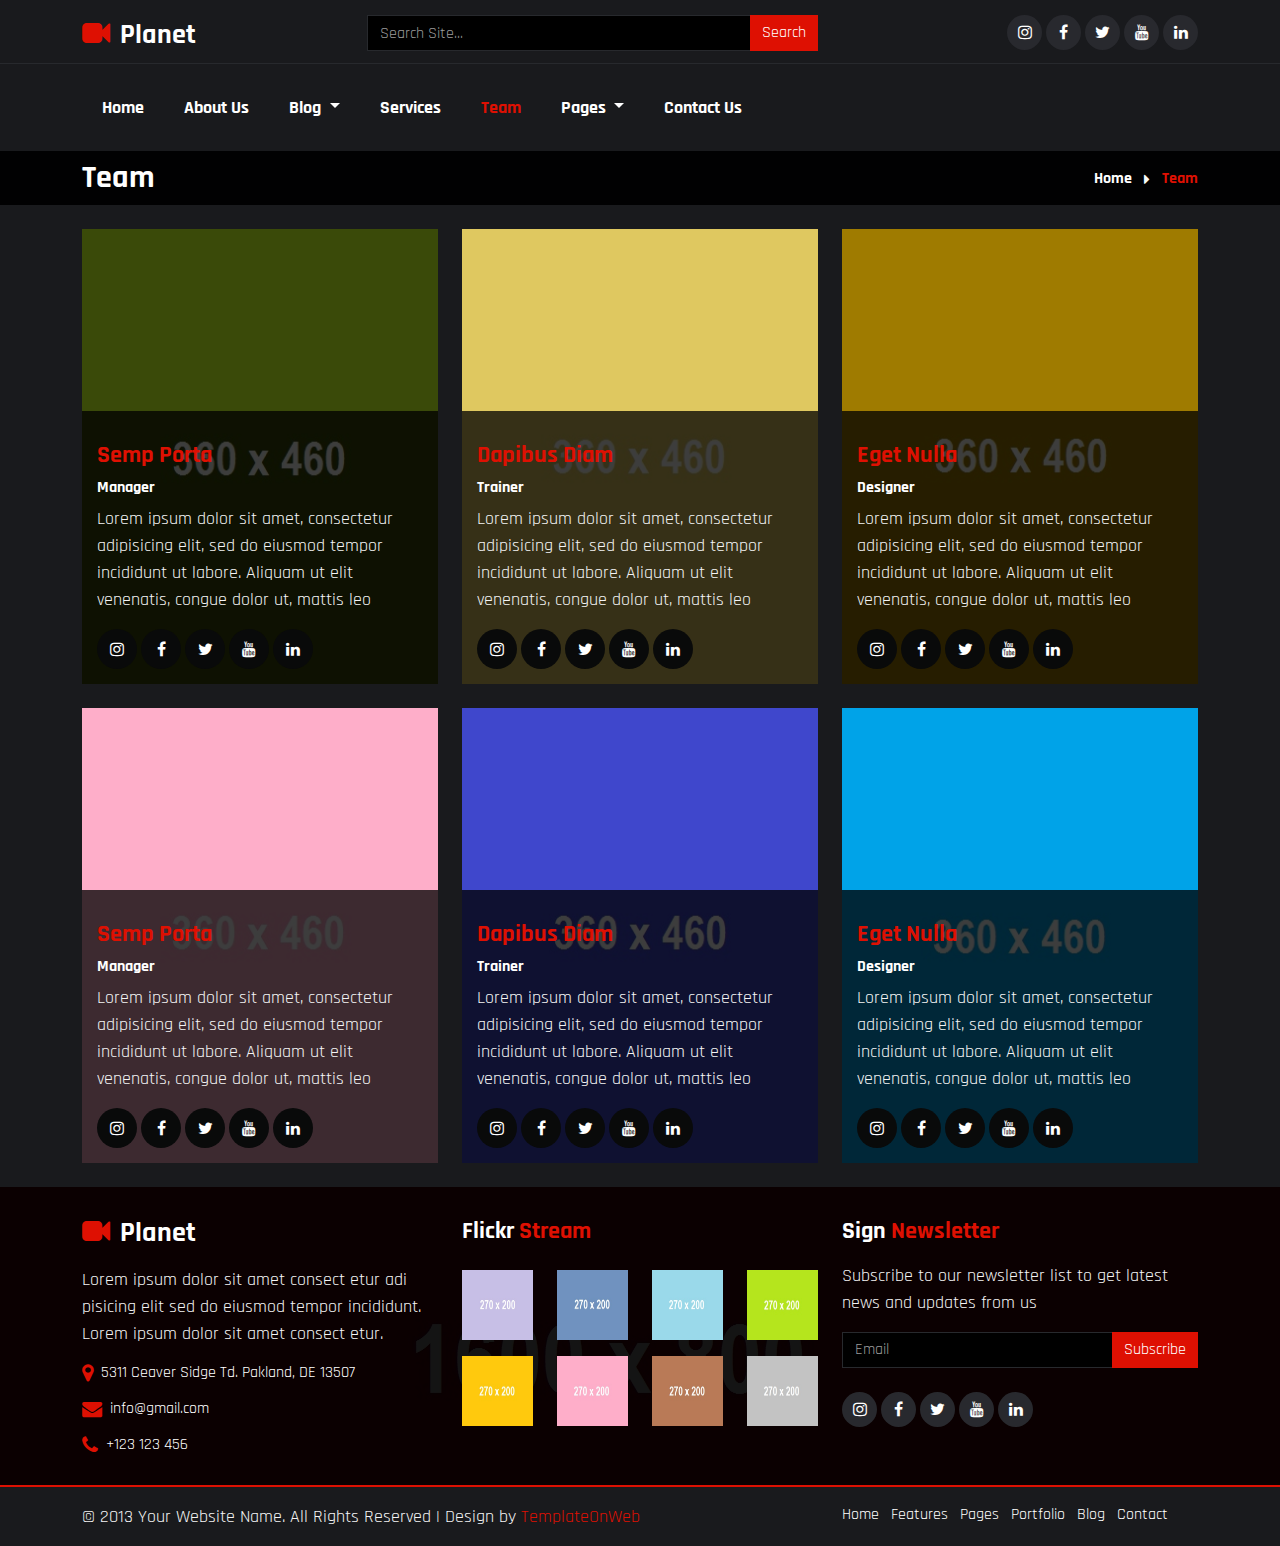
<file: team.html>
<!DOCTYPE html>
<html lang="en">
<head>
	<meta charset="utf-8">
	<meta http-equiv="X-UA-Compatible" content="IE=edge">
	<meta name="viewport" content="width=device-width, initial-scale=1">
	<title>Planet</title>
	<link href="css/bootstrap.min.css" rel="stylesheet" >
	<link href="css/font-awesome.min.css" rel="stylesheet" >
	<link href="css/global.css" rel="stylesheet">
	<link href="css/about.css" rel="stylesheet">
	<link href="https://fonts.googleapis.com/css2?family=Rajdhani&display=swap" rel="stylesheet">
	<script src="js/bootstrap.bundle.min.js"></script>

</head>
<body>

<section id="top">
<div class="container">
 <div class="row top_1">
  <div class="col-md-3">
   <div class="top_1l pt-1">
    <h3 class="mb-0"><a class="text-white" href="index.html"><i class="fa fa-video-camera col_red me-1"></i> Planet</a></h3>
   </div>
  </div>
  <div class="col-md-5">
   <div class="top_1m">
    <div class="input-group">
				<input type="text" class="form-control bg-black" placeholder="Search Site...">
				<span class="input-group-btn">
					<button class="btn btn text-white bg_red rounded-0 border-0" type="button">
						 Search</button>
				</span>
		</div>
   </div>
  </div>
  <div class="col-md-4">
   <div class="top_1r text-end">
     <ul class="social-network social-circle mb-0">
			<li><a href="#" class="icoRss" title="Rss"><i class="fa fa-instagram"></i></a></li>
			<li><a href="#" class="icoFacebook" title="Facebook"><i class="fa fa-facebook"></i></a></li>
			<li><a href="#" class="icoTwitter" title="Twitter"><i class="fa fa-twitter"></i></a></li>
			<li><a href="#" class="icoGoogle" title="Google +"><i class="fa fa-youtube"></i></a></li>
			<li><a href="#" class="icoLinkedin" title="Linkedin"><i class="fa fa-linkedin"></i></a></li>
		</ul>
   </div>
  </div>
 </div>
</div>
</section>

<section id="header">
<nav class="navbar navbar-expand-md navbar-light" id="navbar_sticky">
  <div class="container">
    <a class="navbar-brand text-white fw-bold" href="index.html"><i class="fa fa-video-camera col_red me-1"></i> Planet</a>
    <button class="navbar-toggler" type="button" data-bs-toggle="collapse" data-bs-target="#navbarSupportedContent" aria-controls="navbarSupportedContent" aria-expanded="false" aria-label="Toggle navigation">
      <span class="navbar-toggler-icon"></span>
    </button>
    <div class="collapse navbar-collapse" id="navbarSupportedContent">
      <ul class="navbar-nav mb-0">
        <li class="nav-item">
          <a class="nav-link" aria-current="page" href="index.html">Home</a>
        </li>
		<li class="nav-item">
          <a class="nav-link" href="about.html">About Us</a>
        </li>
        <li class="nav-item dropdown">
          <a class="nav-link dropdown-toggle" href="#" id="navbarDropdown" role="button" data-bs-toggle="dropdown" aria-expanded="false">
            Blog
          </a>
          <ul class="dropdown-menu drop_1" aria-labelledby="navbarDropdown">
            <li><a class="dropdown-item" href="blog.html">Blog</a></li>
            <li><a class="dropdown-item border-0" href="blog_detail.html">Blog Detail</a></li>
          </ul>
        </li>
		<li class="nav-item">
          <a class="nav-link" href="services.html">Services</a>
        </li>
		<li class="nav-item">
          <a class="nav-link active" href="team.html">Team</a>
        </li>
		<li class="nav-item dropdown">
          <a class="nav-link dropdown-toggle" href="#" id="navbarDropdown" role="button" data-bs-toggle="dropdown" aria-expanded="false">
            Pages
          </a>
          <ul class="dropdown-menu drop_1" aria-labelledby="navbarDropdown">
            <li><a class="dropdown-item" href="about.html">About Us</a></li>
            <li><a class="dropdown-item" href="services.html">Services</a></li>
			<li><a class="dropdown-item" href="team.html">Team</a></li>
            <li><a class="dropdown-item border-0" href="contact.html">Contact</a></li>
          </ul>
        </li>
		
		<li class="nav-item">
          <a class="nav-link" href="contact.html">Contact Us</a>
        </li>
      </ul>
    </div>
  </div>
</nav>
</section>

<section id="center" class="center_o pt-2 pb-2">
 <div class="container-xl">
  <div class="row center_o1">
   <div class="col-md-5">
     <div class="center_o1l">
	  <h2 class="mb-0">Team</h2>
	 </div>
   </div>
   <div class="col-md-7">
     <div class="center_o1r text-end">
	  <h6 class="mb-0 col_red"><a href="#">Home</a> <span class="me-2 ms-2 text-light"><i class="fa fa-caret-right align-middle"></i></span> Team</h6>
	 </div>
   </div>
  </div>
 </div>
</section>

<section id="team" class="pt-4 pb-4 bg_grey">
 <div class="container-xl">
      <div class="team_1i row">
	   <div class="col-md-4">
	    <div class="team_1i1 clearfix position-relative">
		 <div class="team_1i1i clearfix">
		   <div class="grid clearfix">
				  <figure class="effect-jazz mb-0">
					<a href="#"><img src="img/37.jpg" class="w-100" alt="abc"></a>
				  </figure>
			  </div>
		 </div>
		 <div class="team_1i1i1 clearfix position-absolute w-100 bottom-0">
		  <h4 class="col_red">Semp Porta</h4>
		  <h6>Manager</h6>
		  <p>Lorem ipsum dolor sit amet, consectetur adipisicing elit, sed do eiusmod tempor incididunt ut labore. Aliquam ut elit venenatis, congue dolor ut, mattis leo</p>
		  <ul class="social-network social-circle mb-0 mt-3">
			<li><a href="#" class="icoRss" title="Rss"><i class="fa fa-instagram"></i></a></li>
			<li><a href="#" class="icoFacebook" title="Facebook"><i class="fa fa-facebook"></i></a></li>
			<li><a href="#" class="icoTwitter" title="Twitter"><i class="fa fa-twitter"></i></a></li>
			<li><a href="#" class="icoGoogle" title="Google +"><i class="fa fa-youtube"></i></a></li>
			<li><a href="#" class="icoLinkedin" title="Linkedin"><i class="fa fa-linkedin"></i></a></li>
		</ul>
		 </div>
		</div>
	   </div>
	   <div class="col-md-4">
	    <div class="team_1i1 clearfix position-relative">
		 <div class="team_1i1i clearfix">
		   <div class="grid clearfix">
				  <figure class="effect-jazz mb-0">
					<a href="#"><img src="img/38.jpg" class="w-100" alt="abc"></a>
				  </figure>
			  </div>
		 </div>
		 <div class="team_1i1i1 clearfix position-absolute w-100 bottom-0">
		  <h4 class="col_red">Dapibus Diam</h4>
		  <h6>Trainer</h6>
		  <p>Lorem ipsum dolor sit amet, consectetur adipisicing elit, sed do eiusmod tempor incididunt ut labore. Aliquam ut elit venenatis, congue dolor ut, mattis leo</p>
		  <ul class="social-network social-circle mb-0 mt-3">
			<li><a href="#" class="icoRss" title="Rss"><i class="fa fa-instagram"></i></a></li>
			<li><a href="#" class="icoFacebook" title="Facebook"><i class="fa fa-facebook"></i></a></li>
			<li><a href="#" class="icoTwitter" title="Twitter"><i class="fa fa-twitter"></i></a></li>
			<li><a href="#" class="icoGoogle" title="Google +"><i class="fa fa-youtube"></i></a></li>
			<li><a href="#" class="icoLinkedin" title="Linkedin"><i class="fa fa-linkedin"></i></a></li>
		</ul>
		 </div>
		</div>
	   </div>
	   <div class="col-md-4">
	    <div class="team_1i1 clearfix position-relative">
		 <div class="team_1i1i clearfix">
		   <div class="grid clearfix">
				  <figure class="effect-jazz mb-0">
					<a href="#"><img src="img/39.jpg" class="w-100" alt="abc"></a>
				  </figure>
			  </div>
		 </div>
		 <div class="team_1i1i1 clearfix position-absolute w-100 bottom-0">
		  <h4 class="col_red">Eget Nulla</h4>
		  <h6>Designer</h6>
		  <p>Lorem ipsum dolor sit amet, consectetur adipisicing elit, sed do eiusmod tempor incididunt ut labore. Aliquam ut elit venenatis, congue dolor ut, mattis leo</p>
		  <ul class="social-network social-circle mb-0 mt-3">
			<li><a href="#" class="icoRss" title="Rss"><i class="fa fa-instagram"></i></a></li>
			<li><a href="#" class="icoFacebook" title="Facebook"><i class="fa fa-facebook"></i></a></li>
			<li><a href="#" class="icoTwitter" title="Twitter"><i class="fa fa-twitter"></i></a></li>
			<li><a href="#" class="icoGoogle" title="Google +"><i class="fa fa-youtube"></i></a></li>
			<li><a href="#" class="icoLinkedin" title="Linkedin"><i class="fa fa-linkedin"></i></a></li>
		</ul>
		 </div>
		</div>
	   </div>
	  </div>
	  <div class="team_1i row mt-4">
	   <div class="col-md-4">
	    <div class="team_1i1 clearfix position-relative">
		 <div class="team_1i1i clearfix">
		   <div class="grid clearfix">
				  <figure class="effect-jazz mb-0">
					<a href="#"><img src="img/40.jpg" class="w-100" alt="abc"></a>
				  </figure>
			  </div>
		 </div>
		 <div class="team_1i1i1 clearfix position-absolute w-100 bottom-0">
		  <h4 class="col_red">Semp Porta</h4>
		  <h6>Manager</h6>
		  <p>Lorem ipsum dolor sit amet, consectetur adipisicing elit, sed do eiusmod tempor incididunt ut labore. Aliquam ut elit venenatis, congue dolor ut, mattis leo</p>
		  <ul class="social-network social-circle mb-0 mt-3">
			<li><a href="#" class="icoRss" title="Rss"><i class="fa fa-instagram"></i></a></li>
			<li><a href="#" class="icoFacebook" title="Facebook"><i class="fa fa-facebook"></i></a></li>
			<li><a href="#" class="icoTwitter" title="Twitter"><i class="fa fa-twitter"></i></a></li>
			<li><a href="#" class="icoGoogle" title="Google +"><i class="fa fa-youtube"></i></a></li>
			<li><a href="#" class="icoLinkedin" title="Linkedin"><i class="fa fa-linkedin"></i></a></li>
		</ul>
		 </div>
		</div>
	   </div>
	   <div class="col-md-4">
	    <div class="team_1i1 clearfix position-relative">
		 <div class="team_1i1i clearfix">
		   <div class="grid clearfix">
				  <figure class="effect-jazz mb-0">
					<a href="#"><img src="img/41.jpg" class="w-100" alt="abc"></a>
				  </figure>
			  </div>
		 </div>
		 <div class="team_1i1i1 clearfix position-absolute w-100 bottom-0">
		  <h4 class="col_red">Dapibus Diam</h4>
		  <h6>Trainer</h6>
		  <p>Lorem ipsum dolor sit amet, consectetur adipisicing elit, sed do eiusmod tempor incididunt ut labore. Aliquam ut elit venenatis, congue dolor ut, mattis leo</p>
		  <ul class="social-network social-circle mb-0 mt-3">
			<li><a href="#" class="icoRss" title="Rss"><i class="fa fa-instagram"></i></a></li>
			<li><a href="#" class="icoFacebook" title="Facebook"><i class="fa fa-facebook"></i></a></li>
			<li><a href="#" class="icoTwitter" title="Twitter"><i class="fa fa-twitter"></i></a></li>
			<li><a href="#" class="icoGoogle" title="Google +"><i class="fa fa-youtube"></i></a></li>
			<li><a href="#" class="icoLinkedin" title="Linkedin"><i class="fa fa-linkedin"></i></a></li>
		</ul>
		 </div>
		</div>
	   </div>
	   <div class="col-md-4">
	    <div class="team_1i1 clearfix position-relative">
		 <div class="team_1i1i clearfix">
		   <div class="grid clearfix">
				  <figure class="effect-jazz mb-0">
					<a href="#"><img src="img/42.jpg" class="w-100" alt="abc"></a>
				  </figure>
			  </div>
		 </div>
		 <div class="team_1i1i1 clearfix position-absolute w-100 bottom-0">
		  <h4 class="col_red">Eget Nulla</h4>
		  <h6>Designer</h6>
		  <p>Lorem ipsum dolor sit amet, consectetur adipisicing elit, sed do eiusmod tempor incididunt ut labore. Aliquam ut elit venenatis, congue dolor ut, mattis leo</p>
		  <ul class="social-network social-circle mb-0 mt-3">
			<li><a href="#" class="icoRss" title="Rss"><i class="fa fa-instagram"></i></a></li>
			<li><a href="#" class="icoFacebook" title="Facebook"><i class="fa fa-facebook"></i></a></li>
			<li><a href="#" class="icoTwitter" title="Twitter"><i class="fa fa-twitter"></i></a></li>
			<li><a href="#" class="icoGoogle" title="Google +"><i class="fa fa-youtube"></i></a></li>
			<li><a href="#" class="icoLinkedin" title="Linkedin"><i class="fa fa-linkedin"></i></a></li>
		</ul>
		 </div>
		</div>
	   </div>
	  </div>
 </div>
</section>

<section id="footer">
<div class="footer_m clearfix">
 <div class="container">
   <div class="row footer_1">
    <div class="col-md-4">
	 <div class="footer_1i">
	   <h3><a class="text-white" href="index.html"><i class="fa fa-video-camera col_red me-1"></i> Planet</a></h3>
	   <p class="mt-3">Lorem ipsum dolor sit amet consect etur adi pisicing elit sed do eiusmod tempor incididunt. Lorem ipsum dolor sit amet consect etur. </p>
	   <h6 class="fw-normal"><i class="fa fa-map-marker fs-5 align-middle col_red me-1"></i> 5311 Ceaver Sidge Td.
Pakland, DE 13507</h6>
        <h6 class="fw-normal mt-3"><i class="fa fa-envelope fs-5 align-middle col_red me-1"></i> info@gmail.com</h6>
		<h6 class="fw-normal mt-3 mb-0"><i class="fa fa-phone fs-5 align-middle col_red me-1"></i>  +123 123 456</h6>
	 </div>
	</div>
	<div class="col-md-4">
	 <div class="footer_1i">
	  <h4>Flickr <span class="col_red">Stream</span></h4>
      <div class="footer_1i1 row mt-4">
	   <div class="col-md-3 col-3">
	    <div class="footer_1i1i">
		  <div class="grid clearfix">
				  <figure class="effect-jazz mb-0">
					<a href="#"><img src="img/4.jpg" height="70" class="w-100" alt="abc"></a>
				  </figure>
			  </div>
		</div>
	   </div>
	   <div class="col-md-3 col-3">
	    <div class="footer_1i1i">
		  <div class="grid clearfix">
				  <figure class="effect-jazz mb-0">
					<a href="#"><img src="img/5.jpg" height="70" class="w-100" alt="abc"></a>
				  </figure>
			  </div>
		</div>
	   </div>
	   <div class="col-md-3 col-3">
	    <div class="footer_1i1i">
		  <div class="grid clearfix">
				  <figure class="effect-jazz mb-0">
					<a href="#"><img src="img/6.jpg" height="70" class="w-100" alt="abc"></a>
				  </figure>
			  </div>
		</div>
	   </div>
	   <div class="col-md-3 col-3">
	    <div class="footer_1i1i">
		  <div class="grid clearfix">
				  <figure class="effect-jazz mb-0">
					<a href="#"><img src="img/7.jpg" height="70" class="w-100" alt="abc"></a>
				  </figure>
			  </div>
		</div>
	   </div>
	  </div>
	  <div class="footer_1i1 row mt-3">
	   <div class="col-md-3 col-3">
	    <div class="footer_1i1i">
		  <div class="grid clearfix">
				  <figure class="effect-jazz mb-0">
					<a href="#"><img src="img/8.jpg" height="70" class="w-100" alt="abc"></a>
				  </figure>
			  </div>
		</div>
	   </div>
	   <div class="col-md-3 col-3">
	    <div class="footer_1i1i">
		  <div class="grid clearfix">
				  <figure class="effect-jazz mb-0">
					<a href="#"><img src="img/9.jpg" height="70" class="w-100" alt="abc"></a>
				  </figure>
			  </div>
		</div>
	   </div>
	   <div class="col-md-3 col-3">
	    <div class="footer_1i1i">
		  <div class="grid clearfix">
				  <figure class="effect-jazz mb-0">
					<a href="#"><img src="img/10.jpg" height="70" class="w-100" alt="abc"></a>
				  </figure>
			  </div>
		</div>
	   </div>
	   <div class="col-md-3 col-3">
	    <div class="footer_1i1i">
		  <div class="grid clearfix">
				  <figure class="effect-jazz mb-0">
					<a href="#"><img src="img/11.jpg" height="70" class="w-100" alt="abc"></a>
				  </figure>
			  </div>
		</div>
	   </div>
	  </div>
	 </div>
	</div>
	<div class="col-md-4">
	 <div class="footer_1i">
	  <h4>Sign  <span class="col_red">Newsletter</span></h4>
      <p class="mt-3">Subscribe to our newsletter list to get latest news and updates from us</p>
	  <div class="input-group">
				<input type="text" class="form-control bg-black" placeholder="Email">
				<span class="input-group-btn">
					<button class="btn btn text-white bg_red rounded-0 border-0" type="button">
						 Subscribe</button>
				</span>
		</div>
		<ul class="social-network social-circle mb-0 mt-4">
			<li><a href="#" class="icoRss" title="Rss"><i class="fa fa-instagram"></i></a></li>
			<li><a href="#" class="icoFacebook" title="Facebook"><i class="fa fa-facebook"></i></a></li>
			<li><a href="#" class="icoTwitter" title="Twitter"><i class="fa fa-twitter"></i></a></li>
			<li><a href="#" class="icoGoogle" title="Google +"><i class="fa fa-youtube"></i></a></li>
			<li><a href="#" class="icoLinkedin" title="Linkedin"><i class="fa fa-linkedin"></i></a></li>
		</ul>
	 </div>
	</div>
   </div>
</div>
</div>
</section>

<section id="footer_b" class="pt-3 pb-3 bg_grey">
<div class="container">
   <div class="row footer_1">
     <div class="col-md-8">
	  <div class="footer_1l">
	   <p class="mb-0">© 2013 Your Website Name. All Rights Reserved | Design by <a class="col_red" href="http://www.templateonweb.com">TemplateOnWeb</a></p>
	  </div>
	 </div>
	 <div class="col-md-4">
	  <div class="footer_1r">
	   <ul class="mb-0">
	    <li class="d-inline-block me-2"><a href="#">Home</a></li>
		<li class="d-inline-block me-2"><a href="#">Features</a></li>
		<li class="d-inline-block me-2"><a href="#">Pages</a></li>
		<li class="d-inline-block me-2"><a href="#">Portfolio</a></li>
		<li class="d-inline-block me-2"><a href="#">Blog</a></li>
		<li class="d-inline-block"><a href="#">Contact</a></li>
	   </ul>
	  </div>
	 </div>
   </div>
</div>
</section>

<script>
window.onscroll = function() {myFunction()};

var navbar_sticky = document.getElementById("navbar_sticky");
var sticky = navbar_sticky.offsetTop;
var navbar_height = document.querySelector('.navbar').offsetHeight;

function myFunction() {
  if (window.pageYOffset >= sticky + navbar_height) {
    navbar_sticky.classList.add("sticky")
	document.body.style.paddingTop = navbar_height + 'px';
  } else {
    navbar_sticky.classList.remove("sticky");
	document.body.style.paddingTop = '0'
  }
}
</script>

</body>

</html>
</file>
<file: css/global.css>
/*
Template Name: Planet
File: Layout CSS
Author: TemplatesOnWeb
Author URI: https://www.templateonweb.com/
Licence: <a href="https://www.templateonweb.com/license">Website Template Licence</a>
*/
body{
font-family: 'Rajdhani', sans-serif;
color: #ffffff;
background-color: #010102;
}
ul{
list-style:none;
padding:0;
 }
h1,h2,h3,h4,h5,h6{
font-weight:bold; 
 }

p{
color: #f4f4f4;
font-size:18px; 
 }
a{
text-decoration:none;
color:#fff;
 }
a:hover{
text-decoration:none;
color: #de1002;
 }
a:focus{
text-decoration:none;
color: #de1002;
 }

.button{
background: #de1002;
color:#fff;
padding:10px 20px;
display: inline-block;
transition: 0.3s;
 }
.button:hover{
background:#fff;
color:#de1002;
 }


.grid figure {
position: relative;
float: left;
overflow: hidden;
width: 100%;
text-align: center;
cursor: pointer;
}
figure.effect-jazz figcaption::after,
figure.effect-jazz img
{
-webkit-transition: opacity 0.35s, -webkit-transform 0.35s;
transition: opacity 0.35s, transform 0.35s;
}

figure.effect-jazz:hover img {
-webkit-transform: scale3d(1.05,1.05,1);
transform: scale3d(1.05,1.05,1);
}

.col_red{
color: #de1002;
 }
.col_light{
color:#abb0bf; 
 }

.bg_red{
background: #de1002;
 }
.bg_grey{
background: #191a1d;
 }
.bg_dark{
background: #27292d;
 }

hr{
opacity:1;
background-color:#27292d; 
 }
.font_14{
font-size:14px; 
 }
.font_12{
font-size:12px; 
 }

.font_60{
font-size:60px; 
 }

.line {
height: 3px!important;
width: 60px;
background-color: #de1002;
margin-top:10px;
margin-bottom:10px;
}
.hr_1{
background-color: #de1002; 
 }

/*********************header****************/
#top{
background-color: #191a1d;
border-bottom: 1px solid #27292d; 
padding-top:15px;
padding-bottom:10px;
 }
.top_1m .form-control{
height:36px;
 }
.top_1r ul li a{
background:#28292e;
height:35px;
width:35px;
 }
.top_1r ul li a i{
line-height:35px;
font-size:16px;
 }
.navbar{
padding-top:20px;
padding-bottom:20px;
background-color: #191a1d; 
 }

#header .navbar-brand{
font-size: 1.75rem;
padding:0;
margin:0;
display:none;
 }
#header .nav-link{
color:#fff;
padding:10px 20px;
font-weight:bold;
font-size:18px;
 }
#header .nav-link:hover{
color:#de1002; 
 }
#header .nav-link:focus{
color:#de1002;
 }
#header .active{
color:#de1002;
 }

.drop_1{
min-width:220px;
padding:0;
border-radius:0;
margin-top:21px!important;
border-top:2px solid #de1002;
background:#191a1d;
 }
.drop_1 a{
padding-top:10px;
padding-bottom:10px;
color: #909090;
border-bottom:1px solid #28292e;
font-weight:bold;
 }
.drop_1 a:hover{
background:#101012;
color:#fff;
 }

.sticky {
position: fixed;
top: 0;
width: 100%;
z-index:3;
padding-top:10px;
padding-bottom:10px;
background-color: #191a1d;
}
.sticky {
top: -40px;
transform: translateY(40px);
transition: transform .3s;
}
.sticky  .navbar-brand{
display:block!important;
margin-right:250px!important; 
 }

.sticky .drop_1{
margin-top:11px!important; 
 }
/*********************header_end****************/


/*********************common****************/
.pages{
margin-top:35px;
}
.pages ul li{
 display:inline-block;
 }
.pages ul li a{
display:block;
color: #999;
 margin: 0 2px;
 width:40px;
 height:40px;
 line-height:40px;
 text-align:center;
 border:1px solid #27292d;
 font-weight:bold; 
 }
.pages ul li a:hover{
 background: #de1002;
 border:1px solid #de1002;
 }
.pages ul li a:hover{
 color: #fff!important;
 }
.act{
background:#de1002!important;
border:1px solid #de1002!important;
color:#fff!important;
 }

 /* footer social icons */
ul.social-network {
list-style: none;
display: block;
margin-left:0 !important;
padding: 0;
}
ul.social-network li {
display: inline-block;
}

/* footer social icons */
.social-network a.icoRss:hover {
background-color: #F56505;
}
.social-network a.icoFacebook:hover {
background-color:#3B5998;
}
.social-network a.icoTwitter:hover {
background-color:#33ccff;
}
.social-network a.icoGoogle:hover {
background-color:#BD3518;
}
.social-network a.icoVimeo:hover {
background-color:#0590B8;
}
.social-network a.icoLinkedin:hover {
background-color:#007bb7;
}
.social-network a.icoRss:hover i, .social-network a.icoFacebook:hover i, .social-network a.icoTwitter:hover i,
.social-network a.icoGoogle:hover i, .social-network a.icoVimeo:hover i, .social-network a.icoLinkedin:hover i {
color:#fff;
}
a.socialIcon:hover, .socialHoverClass {
color:#44BCDD;
}

.social-circle li a {
display:inline-block;
position:relative;
margin:0 auto 0 auto;
-moz-border-radius:50%;
-webkit-border-radius:50%;
border-radius:50%;
text-align:center;
width: 40px;
height: 40px;
}
.social-circle li i {
margin:0;
line-height:40px;
text-align: center;
}

.social-circle li a:hover i, .triggeredHover {
-moz-transform: rotate(360deg);
-webkit-transform: rotate(360deg);
-ms--transform: rotate(360deg);
transform: rotate(360deg);
-webkit-transition: all 0.2s;
-moz-transition: all 0.2s;
-o-transition: all 0.2s;
-ms-transition: all 0.2s;
transition: all 0.2s;
}
.social-circle i {
color: #fff;
-webkit-transition: all 0.8s;
-moz-transition: all 0.8s;
-o-transition: all 0.8s;
-ms-transition: all 0.8s;
transition: all 0.8s;
}
.form-control:focus{
 box-shadow:none;
 border-color:#27292d;
 background:none;
 }
.form-select:focus{
 box-shadow:none;
 border-color:#27292d; 
 }
.form-control{
border-color:#27292d;
border-radius:0;
color:#999!important;
background:none;
 }
.form-select{
border-color:#27292d;
border-radius:0;
color:#999!important;
 }

::placeholder { /* Chrome, Firefox, Opera, Safari 10.1+ */
  color:#999!important;
  opacity: 1; /* Firefox */
}
.center_o1r {
padding-top: 10px;
}
.popular_2i1lm2 ul li a{
background:#000c;
color:#fff;
width:45px;
height:45px;
line-height:45px;
display:block;
border-radius:50%;
 }
.popular_2i1lm2{
padding-top:95px;
display:none;
 }
.popular_2i1lm:hover .popular_2i1lm2{
display:block;
 }
.carousel-indicators [data-bs-target] {
 background-color: #de1002;
}
#stream .carousel-indicators{
bottom:-50px; 
 }
#stream .trend_2im2{
padding:50px 15px 0px 15px!important; 
background-color: rgba(0, 0, 0, 0.8);
height:100%;
 }
.contact_2l1i .form-control {
height: 50px;
}
.contact_2l1i .form_text {
 height: 160px;
}

.accordion-item:first-of-type{
border-radius:0; 
 }
.accordion-item {
border:none;
background:#010102;
}
.accordion-button:not(.collapsed) {
border-radius:0;
color: #de1002;
background-color: #212226;
box-shadow:none;
}
.accordion-button{
box-shadow:none;
font-weight:bold; 
 }
.accordion-item:first-of-type .accordion-button {
border-radius:0;
color: #de1002;
background-color: #212226;
box-shadow:none;
}
.play2rir .progress {
background-color: #fff;
border-radius:0;
height:4px;
}
.play2rir .progress-bar {
background-color: #de1002;
}
/*********************common_end****************/

/*********************footer****************/
.footer_m{
background-color: rgba(0, 0, 0, 0.92);
padding-top:30px;
padding-bottom:30px; 
 }
#footer {
background-image: url(../img/3.jpg);
background-position: center;
}
.footer_1i .form-control{
height:36px;
 }
.footer_1i ul li a{
background:#28292e;
height:35px;
width:35px;
 }
.footer_1i ul li a i{
line-height:35px;
font-size:16px;
 }
#footer_b{
border-top:2px solid #de1002; 
 }

/*********************footer_end****************/



@media screen and (max-width : 767px){
.navbar-collapse{
max-height:300px;
overflow-y:scroll; 
border-top:1px solid #2d2e34;
margin-top:15px;
 }
#header .nav-link{
font-size:28px;
border-bottom:1px solid #2d2e34;
 }
.navbar-light .navbar-toggler{
box-shadow:none!important;
background:#fff;
border:none;
border-radius:0;
 }
.drop_1{
margin-top:0!important; 
 }
.sticky .drop_1{
margin-top:0!important; 
 }
.drop_1 a{
font-size:24px; 
 }
.line{
margin-left:auto;
margin-right:auto; 
 }
.col-md-3, .col-md-4{
  display: none;
}

.header-detail-title{
  font-size: 15px;
}
.main-detail-info  p, .detail-plot{
  font-size: 10px;
}

.details-container{
  height: 90vh;
}

.main-detail{
  height: 100%;
}

.header-film-order label, #order option:after, .btn-color-mode-switch > label.btn-color-mode-switch-inner:after, .btn-color-mode-switch > label.btn-color-mode-switch-inner:before{
  font-size: 13px;
} 

.btn-color-mode-switch > label.btn-color-mode-switch-inner{
  width: 120px;
  height: 27px;
}

.btn-color-mode-switch > label.btn-color-mode-switch-inner:after, .btn-color-mode-switch > label.btn-color-mode-switch-inner:before{
  width: 60px;
  padding: 0;
}

.btn-color-mode-switch > label.btn-color-mode-switch-inner:before{
  right: 0px;

}

.btn-color-mode-switch > label.btn-color-mode-switch-inner:before{
  top:4px;
}

.btn-color-mode-switch input[type="checkbox"]:checked + label.btn-color-mode-switch-inner:after{
  left:58px;
}

.btn-color-mode-switch input[type="checkbox"]:checked + label.btn-color-mode-switch-inner:before{
  left: 2px;
}

.film-item{
  width: 30%;
  height: 275px;
}

#films{
  gap: 3.33%;
}

/* #top{
display:none; 
 } */
#header .navbar-brand{
display:block;
}
.sticky  .navbar-brand{
margin-right:0!important; 
 }
.trend_1{
text-align:center; 
 }
.trend_1r{
text-align:center!important; 
margin-top:15px; 
 }
.footer_1i h3{
text-align:center; 
 }
.footer_1i h4{
text-align:center; 
 }
.footer_1i{
margin-top:10px;
margin-bottom:10px;
 }
.footer_1i1i img{
height:auto; 
 }
.footer_1i ul{
text-align:center; 
 }
.footer_1r{
margin-top:15px 
 }
.center_o1r {
text-align:center!important; 
 }
.center_o1l {
text-align:center; 
 }
.pages ul li{
 margin-bottom:8px;
 }
.pages {
text-align:center;
 }
.blog_1r{
margin-top:15px  
 }
.blog_1r1  h4{
text-align:center; 
 }
.contact_1i{
margin-top:10px; 
margin-bottom:10px; 
 }
.contact_2r h5{
 text-align:center;
 }
.contact_2l h4{
 text-align:center; 
 }
.contact_2l1i .form-control {
margin-top:15px;
}
.contact_2l1i h6{
 text-align:center;
 }
#stream .trend_2im2 {
display:none; 
 }
.trend_1l{
text-align:left;
 }
.trend_1r{
text-align:right!important;
margin-top:0; 
 }
 }


@media (min-width:576px) and (max-width:767px) {

 }
@media (min-width:768px) and (max-width:991px) {
.navbar-expand-md {
flex-wrap:wrap!important;
}
.sticky  .navbar-brand{
margin-right:20px!important; 
 }
.sticky .nav-link{
padding:10px 10px!important; 
 }
.popular_2i1lm1 img{
min-height:240px; 
 }
#stream .trend_2im2 {
display:none; 
 }
.contact_1il span{
font-size:16px!important; 
 }
 }
@media (min-width:871px) and (max-width:991px) {
.sticky  .navbar-brand{
margin-right:40px!important; 
 }

 }
@media (min-width:992px) and (max-width:1200px) {
.navbar-expand-md {
flex-wrap:wrap!important;
}
.sticky  .navbar-brand{
margin-right:60px!important; 
 }
.popular_2i1lm1 img{
min-height:240px; 
 }
#stream .trend_2im1 img{
min-height:200px; 
 }
 }
@media (min-width:1201px) and (max-width:1255px) {

 }

 @media screen and (max-width : 1000px){
  .main-detail-info  p, .detail-plot{
    font-size: 13px;
  }
}
</file>
<file: css/blog.css>
/*
Template Name: Planet
File: Layout CSS
Author: TemplatesOnWeb
Author URI: https://www.templateonweb.com/
Licence: <a href="https://www.templateonweb.com/license">Website Template Licence</a>
*/
/*********************blog****************/
.popular_2i1lm2{
padding-top:200px;
 }
.blog_1r1{
border:1px solid #27292d; 
 }

.input-group-text{
border:1px solid #212226;
border-radius:0;
 }
.blog_1r1 ul li a {
font-size: 14px;
padding: 7px 12px 6px;
background: #252525;
margin: 0px 2px 6px 0px;
}
.blog_1r1 ul li a:hover {
background: #de1002;
color:#fff;
}

.blockquote {
border-left: 5px solid #de1002;
}
.blog_1l2 .social-circle li a {
background: #252525;
}
.blog_1l4 .popular_2i1lm2{
padding-top:120px;
 }
.blog_1dt5l .form_text{
 height:150px;
 }
/*********************blog_end****************/


@media screen and (max-width : 767px){
.blog_1l1i {
text-align:center; 
 }
.blog_1l1i p{
text-align:left; 
 }
.blog_1r1 .button{
width:50%;
text-align:center;
margin-left:auto;
margin-right:auto;
display:block;
 }
.blog_1l3 {
text-align:center; 
 }
.popular_2i1r{
text-align:center;
margin-top:15px; 
 }
.popular_2i1r p{
text-align:left;
 }
.blog_1dt5l h6{
text-align:center; 
 }
.blog_1dt5l{
margin-bottom:15px; 
 }
 }


@media (min-width:576px) and (max-width:767px) {
.popular_2i1r{
text-align:left;
margin-top:0; 
 }

 }
@media (min-width:768px) and (max-width:991px) {

 }

@media (min-width:992px) and (max-width:1200px) {

 }
@media (min-width:1201px) and (max-width:1255px) {

 }
</file>
<file: css/services.css>
/*
Template Name: Planet
File: Layout CSS
Author: TemplatesOnWeb
Author URI: https://www.templateonweb.com/
Licence: <a href="https://www.templateonweb.com/license">Website Template Licence</a>
*/
/*********************services****************/
.serv_pg1i h1{
font-size:80px; 
 }
.serv_pg1i:hover{
background:#de1002;
color:#fff;
transition: 0.3s; 
 }
.serv_pg1i:hover h5{
color:#fff;
 }
.serv_pg1i:hover .button{
background:#fff;
color:#de1002;
 }
 
.spec_m {
background-color: rgba(0, 0, 0, 0.9);
padding-top: 50px;
padding-bottom: 50px;
}
#spec {
background-image: url(../img/3.jpg);
background-position: center;
}
.spec_1i{
border:1px solid #27292d;
 }
.spec_1i:hover{
background:#de1002;
color:#fff;
 }
.spec_1i:hover span{
color:#fff;
 }
.price_1i .button{
background:#111; 
 }
.price_1i .button:hover{
background:#fff; 
 }
/*********************services_end****************/


@media screen and (max-width : 767px){
.serv_pg1i{
margin-bottom:15px; 
 }
.serv_pg1i h6{
text-align:center;
 }
.spec_1i {
margin-bottom:15px; 
 }
.price_1i  h5{
text-align:center; 
 }
.price_1i  h1{
text-align:center; 
 }
.price_1i {
margin-bottom:15px; 
 }
.work_1l h4{
 text-align:center;
 }
.work_1r h4{
 text-align:center;
 }
.work_1r{
margin-top:15px;
 }
 
 
 }


@media (min-width:576px) and (max-width:767px) {
.price_1i {
text-align:center;
 }

 }
@media (min-width:768px) and (max-width:991px) {

 }

@media (min-width:992px) and (max-width:1200px) {

 }
@media (min-width:1201px) and (max-width:1255px) {

 }
</file>
<file: css/about.css>
/*
Template Name: Planet
File: Layout CSS
Author: TemplatesOnWeb
Author URI: https://www.templateonweb.com/
Licence: <a href="https://www.templateonweb.com/license">Website Template Licence</a>
*/
/*********************about****************/
.about_pgm{
background-color: rgba(0, 0, 0, 0.8);
padding-top:50px;
padding-bottom:50px; 
 }
#about_pg {
background-image: url(../img/2.jpg);
background-position: center;
}
#team .carousel-indicators{
bottom:-50px; 
 }
.team_1i1i1 ul li a{
background:#090a0a; 
 }
.team_1i1i1{
padding:30px 15px 0px 15px;
background:#000000c2;
height:60%;
 }

/*********************about_end****************/


@media screen and (max-width : 767px){
.about_pg1 p{
width:100%!important;
text-align:left; 
 }
.about_pg1{
text-align:center; 
 }
.team_1i1  img{
min-height:460px; 
 }
.team_1i1  p{
font-size:14px; 
 }
.team_1i1 {
margin-bottom:15px;
text-align:center;
 }
.team_1i1 p{
text-align:left;
 }
 }


@media (min-width:576px) and (max-width:767px) {
#team .trend_1l{
text-align:center; 
 }

 }
@media (min-width:768px) and (max-width:991px) {
.team_1i1i img{
min-height:460px; 
 }
#team p{
font-size:14px;
 }
#team ul li a{
width:35px;
height:35px;
font-size:14px;
 }
#team ul li a i{
line-height:35px;
 }
 }

@media (min-width:992px) and (max-width:1200px) {
.team_1i1i img{
min-height:460px; 
 }
#team ul li a{
width:35px;
height:35px;
font-size:14px;
 }
#team ul li a i{
line-height:35px;
 }
#team p{
font-size:16px;
 }
 }
@media (min-width:1201px) and (max-width:1255px) {

 }
</file>
